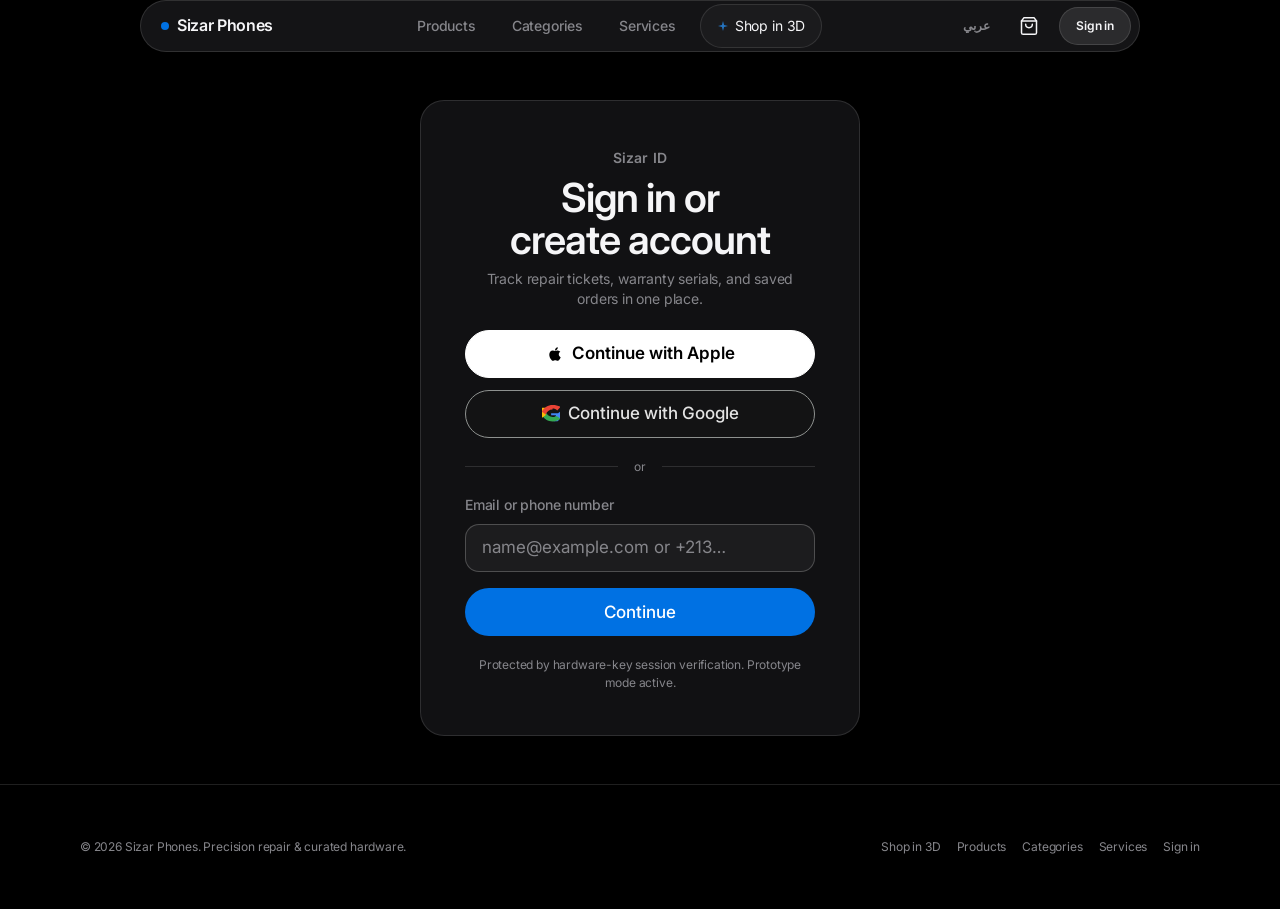
<file: SizarDev-Web/account.html>
<!DOCTYPE html>
<html lang="en" dir="ltr">
<head>
  <meta charset="UTF-8">
  <meta name="viewport" content="width=device-width, initial-scale=1.0">
  <title>Sign In — Sizar Phones</title>
  <link rel="icon" type="image/svg+xml" href="favicon.svg" />
  <link rel="alternate icon" type="image/svg+xml" href="data:image/svg+xml,%3Csvg%20xmlns%3D%22http%3A//www.w3.org/2000/svg%22%20viewBox%3D%220%200%20512%20512%22%20width%3D%22100%25%22%20height%3D%22100%25%22%3E%20%3Cdefs%3E%20%3ClinearGradient%20id%3D%22bg-titanium%22%20x1%3D%220%25%22%20y1%3D%220%25%22%20x2%3D%22100%25%22%20y2%3D%22100%25%22%3E%20%3Cstop%20offset%3D%220%25%22%20stop-color%3D%22%231c1c22%22/%3E%20%3Cstop%20offset%3D%2248%25%22%20stop-color%3D%22%230d0d11%22/%3E%20%3Cstop%20offset%3D%22100%25%22%20stop-color%3D%22%23050507%22/%3E%20%3C/linearGradient%3E%20%3CradialGradient%20id%3D%22ambient-blue%22%20cx%3D%2268%25%22%20cy%3D%2224%25%22%20r%3D%2265%25%22%3E%20%3Cstop%20offset%3D%220%25%22%20stop-color%3D%22%232997ff%22%20stop-opacity%3D%220.38%22/%3E%20%3Cstop%20offset%3D%2255%25%22%20stop-color%3D%22%230071e3%22%20stop-opacity%3D%220.12%22/%3E%20%3Cstop%20offset%3D%22100%25%22%20stop-color%3D%22%23000000%22%20stop-opacity%3D%220%22/%3E%20%3C/radialGradient%3E%20%3ClinearGradient%20id%3D%22rim-light%22%20x1%3D%220%25%22%20y1%3D%220%25%22%20x2%3D%22100%25%22%20y2%3D%22100%25%22%3E%20%3Cstop%20offset%3D%220%25%22%20stop-color%3D%22%23ffffff%22%20stop-opacity%3D%220.45%22/%3E%20%3Cstop%20offset%3D%2235%25%22%20stop-color%3D%22%232997ff%22%20stop-opacity%3D%220.35%22/%3E%20%3Cstop%20offset%3D%2270%25%22%20stop-color%3D%22%23ffffff%22%20stop-opacity%3D%220.08%22/%3E%20%3Cstop%20offset%3D%22100%25%22%20stop-color%3D%22%232997ff%22%20stop-opacity%3D%220.28%22/%3E%20%3C/linearGradient%3E%20%3ClinearGradient%20id%3D%22phone-edge%22%20x1%3D%220%25%22%20y1%3D%220%25%22%20x2%3D%22100%25%22%20y2%3D%22100%25%22%3E%20%3Cstop%20offset%3D%220%25%22%20stop-color%3D%22%23f5f5f7%22/%3E%20%3Cstop%20offset%3D%2245%25%22%20stop-color%3D%22%2386868b%22/%3E%20%3Cstop%20offset%3D%22100%25%22%20stop-color%3D%22%232c2c2e%22/%3E%20%3C/linearGradient%3E%20%3ClinearGradient%20id%3D%22oled-screen%22%20x1%3D%2215%25%22%20y1%3D%225%25%22%20x2%3D%2285%25%22%20y2%3D%2295%25%22%3E%20%3Cstop%20offset%3D%220%25%22%20stop-color%3D%22%230071e3%22%20stop-opacity%3D%220.55%22/%3E%20%3Cstop%20offset%3D%2245%25%22%20stop-color%3D%22%230a192f%22%20stop-opacity%3D%220.92%22/%3E%20%3Cstop%20offset%3D%22100%25%22%20stop-color%3D%22%23090a0f%22/%3E%20%3C/linearGradient%3E%20%3ClinearGradient%20id%3D%22sparkle-grad%22%20x1%3D%220%25%22%20y1%3D%220%25%22%20x2%3D%22100%25%22%20y2%3D%22100%25%22%3E%20%3Cstop%20offset%3D%220%25%22%20stop-color%3D%22%23ffffff%22/%3E%20%3Cstop%20offset%3D%2255%25%22%20stop-color%3D%22%235ac8fa%22/%3E%20%3Cstop%20offset%3D%22100%25%22%20stop-color%3D%22%230071e3%22/%3E%20%3C/linearGradient%3E%20%3Cfilter%20id%3D%22soft-glow%22%20x%3D%22-30%25%22%20y%3D%22-30%25%22%20width%3D%22160%25%22%20height%3D%22160%25%22%3E%20%3CfeGaussianBlur%20stdDeviation%3D%228%22%20result%3D%22blur%22/%3E%20%3CfeComposite%20in%3D%22SourceGraphic%22%20in2%3D%22blur%22%20operator%3D%22over%22/%3E%20%3C/filter%3E%20%3C/defs%3E%20%3Crect%20x%3D%2216%22%20y%3D%2216%22%20width%3D%22480%22%20height%3D%22480%22%20rx%3D%22116%22%20fill%3D%22url%28%23bg-titanium%29%22/%3E%20%3Crect%20x%3D%2216%22%20y%3D%2216%22%20width%3D%22480%22%20height%3D%22480%22%20rx%3D%22116%22%20fill%3D%22url%28%23ambient-blue%29%22/%3E%20%3Crect%20x%3D%2218%22%20y%3D%2218%22%20width%3D%22476%22%20height%3D%22476%22%20rx%3D%22114%22%20fill%3D%22none%22%20stroke%3D%22url%28%23rim-light%29%22%20stroke-width%3D%224%22/%3E%20%3Cg%20transform%3D%22translate%28256%2C%20262%29%20rotate%28-8%29%20translate%28-256%2C%20-262%29%22%3E%20%3Crect%20x%3D%22156%22%20y%3D%2288%22%20width%3D%22200%22%20height%3D%22352%22%20rx%3D%2244%22%20fill%3D%22%23000000%22%20opacity%3D%220.65%22%20transform%3D%22translate%288%2C%2014%29%22/%3E%20%3Crect%20x%3D%22152%22%20y%3D%2282%22%20width%3D%22208%22%20height%3D%22356%22%20rx%3D%2246%22%20fill%3D%22%23141419%22%20stroke%3D%22url%28%23phone-edge%29%22%20stroke-width%3D%227%22/%3E%20%3Crect%20x%3D%22163%22%20y%3D%2293%22%20width%3D%22186%22%20height%3D%22334%22%20rx%3D%2236%22%20fill%3D%22url%28%23oled-screen%29%22/%3E%20%3Cpath%20d%3D%22M163%20129%20C163%20106%2C%20180%2093%2C%20200%2093%20L305%2093%20L163%20285%20Z%22%20fill%3D%22%23ffffff%22%20opacity%3D%220.07%22/%3E%20%3Crect%20x%3D%22224%22%20y%3D%22108%22%20width%3D%2264%22%20height%3D%2216%22%20rx%3D%228%22%20fill%3D%22%23000000%22/%3E%20%3Ccircle%20cx%3D%22276%22%20cy%3D%22116%22%20r%3D%223.5%22%20fill%3D%22%231d3557%22/%3E%20%3Cpath%20d%3D%22M214%20218%20C214%20192%2C%20298%20192%2C%20298%20226%20C298%20258%2C%20214%20262%2C%20214%20294%20C214%20328%2C%20298%20328%2C%20298%20302%22%20fill%3D%22none%22%20stroke%3D%22url%28%23sparkle-grad%29%22%20stroke-width%3D%2216%22%20stroke-linecap%3D%22round%22%20filter%3D%22url%28%23soft-glow%29%22/%3E%20%3Crect%20x%3D%22222%22%20y%3D%22409%22%20width%3D%2268%22%20height%3D%225%22%20rx%3D%222.5%22%20fill%3D%22%23ffffff%22%20opacity%3D%220.45%22/%3E%20%3C/g%3E%20%3Cg%20filter%3D%22url%28%23soft-glow%29%22%3E%20%3Cpath%20d%3D%22M382%2076%20L392%20110%20L426%20120%20L392%20130%20L382%20164%20L372%20130%20L338%20120%20L372%20110%20Z%22%20fill%3D%22url%28%23sparkle-grad%29%22/%3E%20%3Ccircle%20cx%3D%22382%22%20cy%3D%22120%22%20r%3D%226%22%20fill%3D%22%23ffffff%22/%3E%20%3C/g%3E%20%3C/svg%3E" />
  <link rel="apple-touch-icon" href="favicon.svg" />
  <meta name="description" content="Sign in or create your Sizar Phones account.">
  <link rel="preconnect" href="https://fonts.googleapis.com">
  <link rel="preconnect" href="https://fonts.gstatic.com" crossorigin>
  <link href="https://fonts.googleapis.com/css2?family=IBM+Plex+Sans+Arabic:wght@400;500;600;700&family=Inter:wght@400;500;600;700&display=swap" rel="stylesheet">
  <link rel="stylesheet" href="css/tokens.css">
  <link rel="stylesheet" href="css/base.css">
  <link rel="stylesheet" href="css/components.css">
  <link rel="stylesheet" href="css/pages.css">
</head>
<body>
  <div id="site-header-mount"></div>

  <main id="main-content" class="container auth-section">
    <section class="surface-card auth-card" aria-labelledby="auth-heading">
      <div>
        <span class="eyebrow" data-i18n="authEyebrow">Sizar ID</span>
        <h1 class="headline-md" id="auth-heading" data-i18n="authTitle">Sign in or create account</h1>
        <p class="body-prose" style="font-size: var(--text-sm); margin-block-start: var(--space-2); margin-inline: auto;" data-i18n="authSub">
          Track repair tickets, warranty serials, and saved orders in one place.
        </p>
      </div>

      <!-- Official Apple & Google Sign-in Buttons -->
      <div class="oauth-stack">
        <button type="button" class="btn btn-block btn-oauth-apple" data-oauth-btn="apple">
          <svg width="18" height="18" viewBox="0 0 24 24" fill="currentColor" aria-hidden="true">
            <path d="M17.05 20.28c-.98.95-2.05.8-3.08.35-1.09-.46-2.09-.48-3.24 0-1.44.62-2.2.44-3.06-.35C2.79 15.25 3.51 7.59 9.05 7.31c1.35.07 2.29.74 3.08.8 1.18-.24 2.31-.93 3.57-.84 1.51.12 2.65.72 3.4 1.8-3.12 1.87-2.38 5.98.48 7.13-.57 1.5-1.31 2.99-2.54 4.09zM12.03 7.25c-.15-2.23 1.66-4.07 3.74-4.25.29 2.58-2.34 4.5-3.74 4.25z"/>
          </svg>
          <span data-i18n="authApple">Continue with Apple</span>
        </button>

        <button type="button" class="btn btn-block btn-oauth-google" data-oauth-btn="google">
          <svg width="18" height="18" viewBox="0 0 24 24" aria-hidden="true">
            <path fill="#4285F4" d="M21.35 11.1h-9.17v2.73h6.51c-.33 1.81-1.5 3.34-3.2 4.37v3.62h5.18c3.03-2.79 4.78-6.9 4.78-11.72 0-.8-.08-1.57-.22-2.3z"/>
            <path fill="#34A853" d="M12.18 22c4.32 0 7.95-1.43 10.6-3.88l-5.18-3.62c-1.43.96-3.26 1.53-5.42 1.53-4.17 0-7.7-2.81-8.96-6.6H-2.1v3.73C.54 18.4 5.94 22 12.18 22z" transform="translate(2 0)"/>
            <path fill="#FBBC05" d="M3.22 13.43a9.55 9.55 0 0 1 0-6.06V3.64H-1.9a15.98 15.98 0 0 0 0 13.52l5.12-3.73z" transform="translate(2 0)"/>
            <path fill="#EA4335" d="M12.18 4.77c2.35 0 4.46.81 6.12 2.4l4.59-4.59C20.12.98 16.5 0 12.18 0 5.94 0 .54 3.6-2.1 8.84l5.12 3.73c1.26-3.79 4.79-6.6 8.96-6.6z" transform="translate(2 0)"/>
          </svg>
          <span data-i18n="authGoogle">Continue with Google</span>
        </button>
      </div>

      <div class="auth-divider">
        <span data-i18n="authDivider">or</span>
      </div>

      <form class="auth-form" id="account-auth-form" novalidate>
        <div class="input-field-wrap">
          <label for="auth-identifier" class="input-label" data-i18n="authInputLabel">Email or phone number</label>
          <input
            type="text"
            id="auth-identifier"
            name="identifier"
            class="text-input"
            autocomplete="username"
            required
            placeholder="name@example.com or +213…"
            data-i18n-placeholder="authInputPlaceholder"
          >
        </div>
        <button type="submit" class="btn btn-primary btn-block" data-i18n="authContinueBtn">Continue</button>
      </form>

      <p style="font-size: var(--text-xs); color: var(--text-2);" data-i18n="authFootnote">
        Protected by hardware-key session verification. Prototype mode active.
      </p>
    </section>
  </main>

  <div id="site-footer-mount"></div>

  <script src="data/products.js" defer></script>
  <script src="js/ui.js" defer></script>
  <script src="js/cart.js" defer></script>
  <script src="js/nav.js" defer></script>
</body>
</html>
</file>
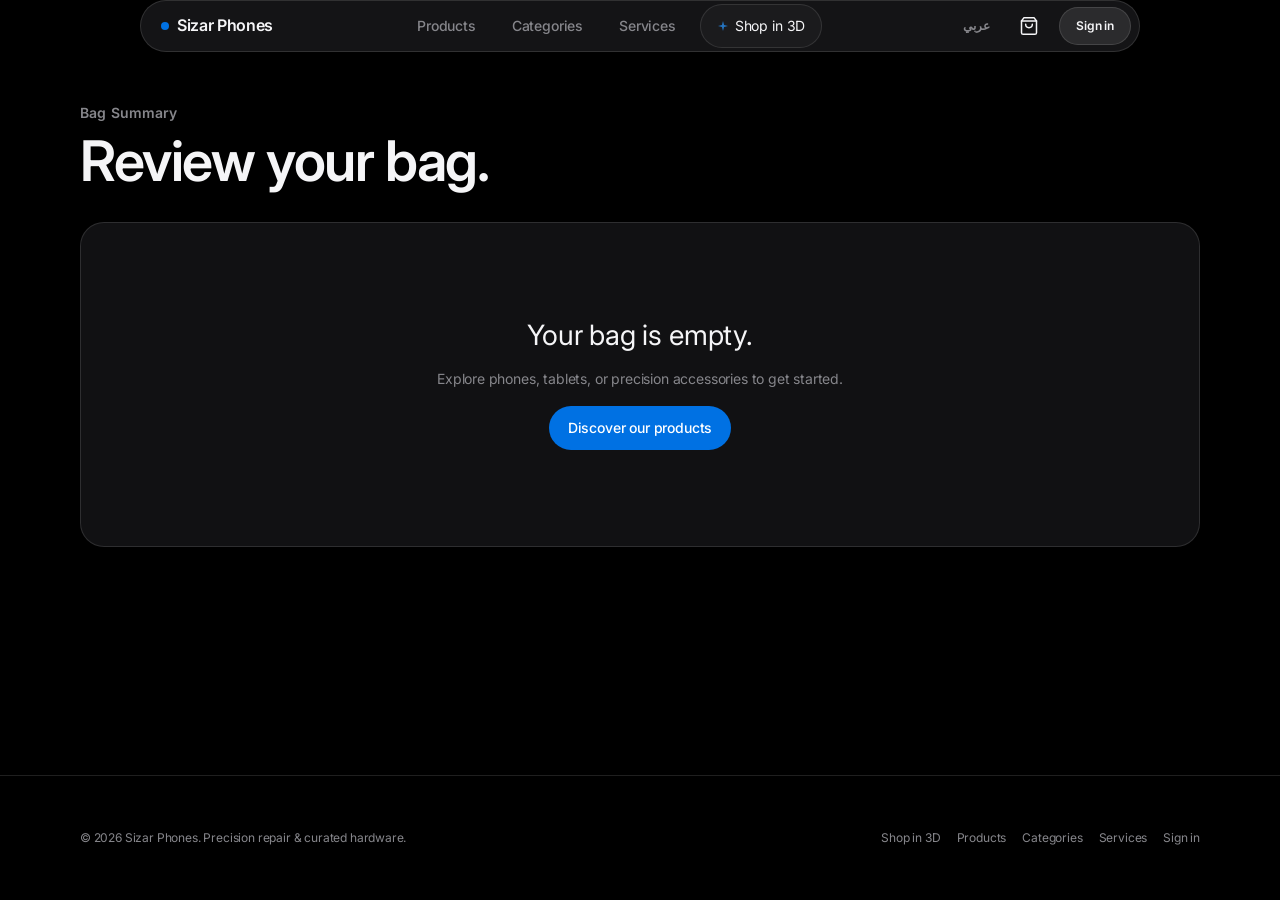
<file: SizarDev-Web/cart.html>
<!DOCTYPE html>
<html lang="en" dir="ltr">
<head>
  <meta charset="UTF-8">
  <meta name="viewport" content="width=device-width, initial-scale=1.0">
  <title>Your Bag — Sizar Phones</title>
  <link rel="icon" type="image/svg+xml" href="favicon.svg" />
  <link rel="alternate icon" type="image/svg+xml" href="data:image/svg+xml,%3Csvg%20xmlns%3D%22http%3A//www.w3.org/2000/svg%22%20viewBox%3D%220%200%20512%20512%22%20width%3D%22100%25%22%20height%3D%22100%25%22%3E%20%3Cdefs%3E%20%3ClinearGradient%20id%3D%22bg-titanium%22%20x1%3D%220%25%22%20y1%3D%220%25%22%20x2%3D%22100%25%22%20y2%3D%22100%25%22%3E%20%3Cstop%20offset%3D%220%25%22%20stop-color%3D%22%231c1c22%22/%3E%20%3Cstop%20offset%3D%2248%25%22%20stop-color%3D%22%230d0d11%22/%3E%20%3Cstop%20offset%3D%22100%25%22%20stop-color%3D%22%23050507%22/%3E%20%3C/linearGradient%3E%20%3CradialGradient%20id%3D%22ambient-blue%22%20cx%3D%2268%25%22%20cy%3D%2224%25%22%20r%3D%2265%25%22%3E%20%3Cstop%20offset%3D%220%25%22%20stop-color%3D%22%232997ff%22%20stop-opacity%3D%220.38%22/%3E%20%3Cstop%20offset%3D%2255%25%22%20stop-color%3D%22%230071e3%22%20stop-opacity%3D%220.12%22/%3E%20%3Cstop%20offset%3D%22100%25%22%20stop-color%3D%22%23000000%22%20stop-opacity%3D%220%22/%3E%20%3C/radialGradient%3E%20%3ClinearGradient%20id%3D%22rim-light%22%20x1%3D%220%25%22%20y1%3D%220%25%22%20x2%3D%22100%25%22%20y2%3D%22100%25%22%3E%20%3Cstop%20offset%3D%220%25%22%20stop-color%3D%22%23ffffff%22%20stop-opacity%3D%220.45%22/%3E%20%3Cstop%20offset%3D%2235%25%22%20stop-color%3D%22%232997ff%22%20stop-opacity%3D%220.35%22/%3E%20%3Cstop%20offset%3D%2270%25%22%20stop-color%3D%22%23ffffff%22%20stop-opacity%3D%220.08%22/%3E%20%3Cstop%20offset%3D%22100%25%22%20stop-color%3D%22%232997ff%22%20stop-opacity%3D%220.28%22/%3E%20%3C/linearGradient%3E%20%3ClinearGradient%20id%3D%22phone-edge%22%20x1%3D%220%25%22%20y1%3D%220%25%22%20x2%3D%22100%25%22%20y2%3D%22100%25%22%3E%20%3Cstop%20offset%3D%220%25%22%20stop-color%3D%22%23f5f5f7%22/%3E%20%3Cstop%20offset%3D%2245%25%22%20stop-color%3D%22%2386868b%22/%3E%20%3Cstop%20offset%3D%22100%25%22%20stop-color%3D%22%232c2c2e%22/%3E%20%3C/linearGradient%3E%20%3ClinearGradient%20id%3D%22oled-screen%22%20x1%3D%2215%25%22%20y1%3D%225%25%22%20x2%3D%2285%25%22%20y2%3D%2295%25%22%3E%20%3Cstop%20offset%3D%220%25%22%20stop-color%3D%22%230071e3%22%20stop-opacity%3D%220.55%22/%3E%20%3Cstop%20offset%3D%2245%25%22%20stop-color%3D%22%230a192f%22%20stop-opacity%3D%220.92%22/%3E%20%3Cstop%20offset%3D%22100%25%22%20stop-color%3D%22%23090a0f%22/%3E%20%3C/linearGradient%3E%20%3ClinearGradient%20id%3D%22sparkle-grad%22%20x1%3D%220%25%22%20y1%3D%220%25%22%20x2%3D%22100%25%22%20y2%3D%22100%25%22%3E%20%3Cstop%20offset%3D%220%25%22%20stop-color%3D%22%23ffffff%22/%3E%20%3Cstop%20offset%3D%2255%25%22%20stop-color%3D%22%235ac8fa%22/%3E%20%3Cstop%20offset%3D%22100%25%22%20stop-color%3D%22%230071e3%22/%3E%20%3C/linearGradient%3E%20%3Cfilter%20id%3D%22soft-glow%22%20x%3D%22-30%25%22%20y%3D%22-30%25%22%20width%3D%22160%25%22%20height%3D%22160%25%22%3E%20%3CfeGaussianBlur%20stdDeviation%3D%228%22%20result%3D%22blur%22/%3E%20%3CfeComposite%20in%3D%22SourceGraphic%22%20in2%3D%22blur%22%20operator%3D%22over%22/%3E%20%3C/filter%3E%20%3C/defs%3E%20%3Crect%20x%3D%2216%22%20y%3D%2216%22%20width%3D%22480%22%20height%3D%22480%22%20rx%3D%22116%22%20fill%3D%22url%28%23bg-titanium%29%22/%3E%20%3Crect%20x%3D%2216%22%20y%3D%2216%22%20width%3D%22480%22%20height%3D%22480%22%20rx%3D%22116%22%20fill%3D%22url%28%23ambient-blue%29%22/%3E%20%3Crect%20x%3D%2218%22%20y%3D%2218%22%20width%3D%22476%22%20height%3D%22476%22%20rx%3D%22114%22%20fill%3D%22none%22%20stroke%3D%22url%28%23rim-light%29%22%20stroke-width%3D%224%22/%3E%20%3Cg%20transform%3D%22translate%28256%2C%20262%29%20rotate%28-8%29%20translate%28-256%2C%20-262%29%22%3E%20%3Crect%20x%3D%22156%22%20y%3D%2288%22%20width%3D%22200%22%20height%3D%22352%22%20rx%3D%2244%22%20fill%3D%22%23000000%22%20opacity%3D%220.65%22%20transform%3D%22translate%288%2C%2014%29%22/%3E%20%3Crect%20x%3D%22152%22%20y%3D%2282%22%20width%3D%22208%22%20height%3D%22356%22%20rx%3D%2246%22%20fill%3D%22%23141419%22%20stroke%3D%22url%28%23phone-edge%29%22%20stroke-width%3D%227%22/%3E%20%3Crect%20x%3D%22163%22%20y%3D%2293%22%20width%3D%22186%22%20height%3D%22334%22%20rx%3D%2236%22%20fill%3D%22url%28%23oled-screen%29%22/%3E%20%3Cpath%20d%3D%22M163%20129%20C163%20106%2C%20180%2093%2C%20200%2093%20L305%2093%20L163%20285%20Z%22%20fill%3D%22%23ffffff%22%20opacity%3D%220.07%22/%3E%20%3Crect%20x%3D%22224%22%20y%3D%22108%22%20width%3D%2264%22%20height%3D%2216%22%20rx%3D%228%22%20fill%3D%22%23000000%22/%3E%20%3Ccircle%20cx%3D%22276%22%20cy%3D%22116%22%20r%3D%223.5%22%20fill%3D%22%231d3557%22/%3E%20%3Cpath%20d%3D%22M214%20218%20C214%20192%2C%20298%20192%2C%20298%20226%20C298%20258%2C%20214%20262%2C%20214%20294%20C214%20328%2C%20298%20328%2C%20298%20302%22%20fill%3D%22none%22%20stroke%3D%22url%28%23sparkle-grad%29%22%20stroke-width%3D%2216%22%20stroke-linecap%3D%22round%22%20filter%3D%22url%28%23soft-glow%29%22/%3E%20%3Crect%20x%3D%22222%22%20y%3D%22409%22%20width%3D%2268%22%20height%3D%225%22%20rx%3D%222.5%22%20fill%3D%22%23ffffff%22%20opacity%3D%220.45%22/%3E%20%3C/g%3E%20%3Cg%20filter%3D%22url%28%23soft-glow%29%22%3E%20%3Cpath%20d%3D%22M382%2076%20L392%20110%20L426%20120%20L392%20130%20L382%20164%20L372%20130%20L338%20120%20L372%20110%20Z%22%20fill%3D%22url%28%23sparkle-grad%29%22/%3E%20%3Ccircle%20cx%3D%22382%22%20cy%3D%22120%22%20r%3D%226%22%20fill%3D%22%23ffffff%22/%3E%20%3C/g%3E%20%3C/svg%3E" />
  <link rel="apple-touch-icon" href="favicon.svg" />
  <meta name="description" content="Review your selected items and quantities at Sizar Phones.">
  <link rel="preconnect" href="https://fonts.googleapis.com">
  <link rel="preconnect" href="https://fonts.gstatic.com" crossorigin>
  <link href="https://fonts.googleapis.com/css2?family=IBM+Plex+Sans+Arabic:wght@400;500;600;700&family=Inter:wght@400;500;600;700&display=swap" rel="stylesheet">
  <link rel="stylesheet" href="css/tokens.css">
  <link rel="stylesheet" href="css/base.css">
  <link rel="stylesheet" href="css/components.css">
  <link rel="stylesheet" href="css/pages.css">
</head>
<body>
  <div id="site-header-mount"></div>

  <main id="main-content" class="container">
    <header class="page-header">
      <span class="eyebrow" data-i18n="cartPageEyebrow">Bag Summary</span>
      <h1 class="headline-lg" data-i18n="cartPageTitle">Review your bag.</h1>
    </header>

    <section class="page-section" aria-label="Shopping bag items">
      <div id="cart-page-mount"></div>
    </section>
  </main>

  <div id="site-footer-mount"></div>

  <script src="data/products.js" defer></script>
  <script src="js/ui.js" defer></script>
  <script src="js/cart.js" defer></script>
  <script src="js/nav.js" defer></script>
</body>
</html>
</file>
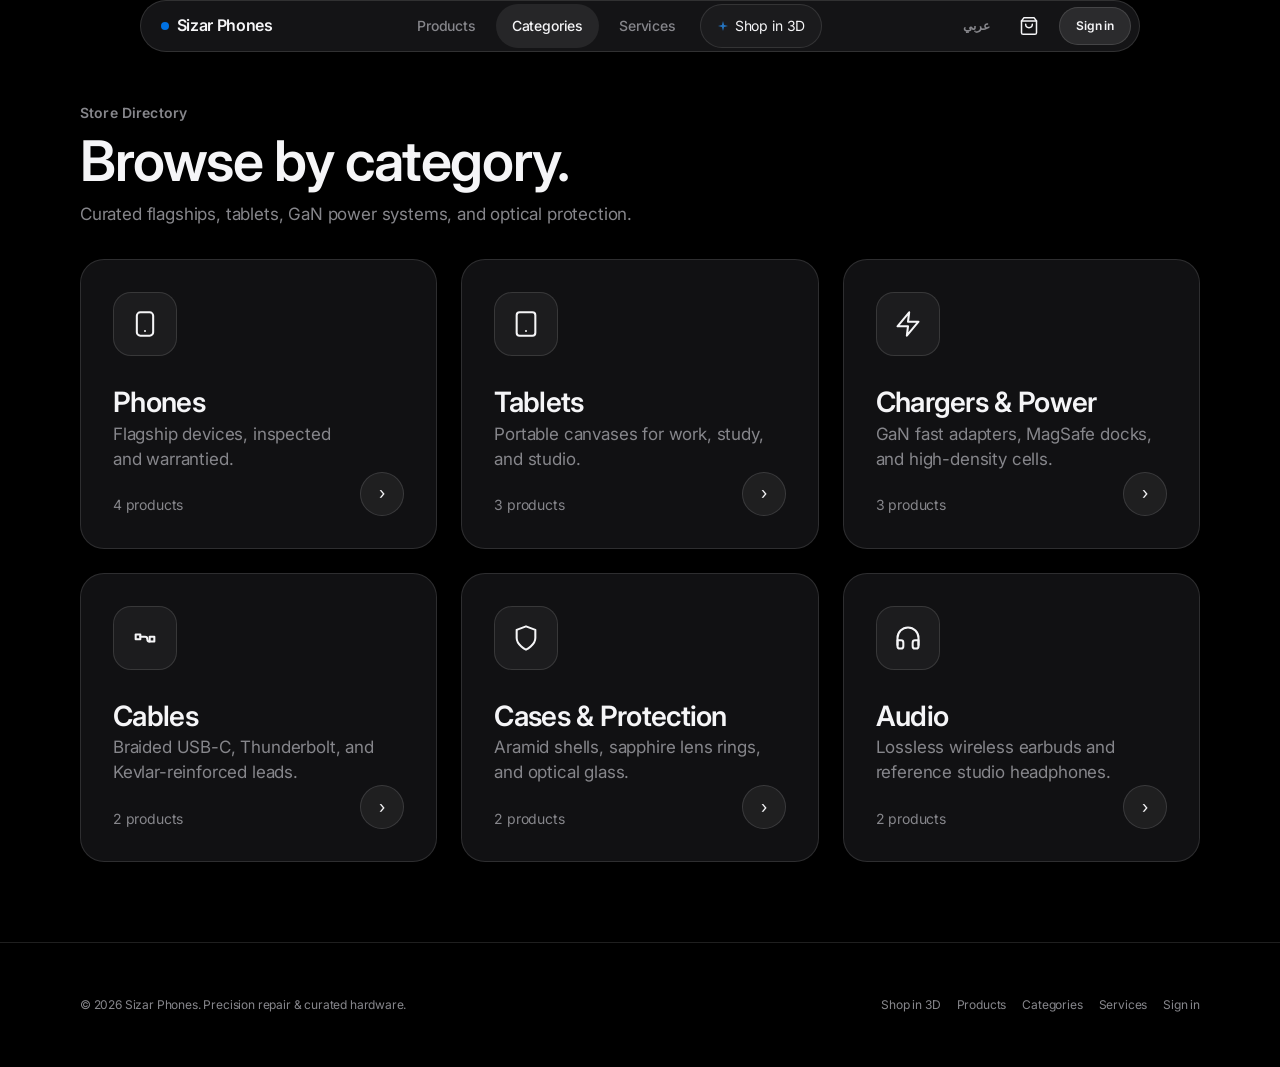
<file: SizarDev-Web/categories.html>
<!DOCTYPE html>
<html lang="en" dir="ltr">
<head>
  <meta charset="UTF-8">
  <meta name="viewport" content="width=device-width, initial-scale=1.0">
  <title>Categories — Sizar Phones</title>
  <link rel="icon" type="image/svg+xml" href="favicon.svg" />
  <link rel="alternate icon" type="image/svg+xml" href="data:image/svg+xml,%3Csvg%20xmlns%3D%22http%3A//www.w3.org/2000/svg%22%20viewBox%3D%220%200%20512%20512%22%20width%3D%22100%25%22%20height%3D%22100%25%22%3E%20%3Cdefs%3E%20%3ClinearGradient%20id%3D%22bg-titanium%22%20x1%3D%220%25%22%20y1%3D%220%25%22%20x2%3D%22100%25%22%20y2%3D%22100%25%22%3E%20%3Cstop%20offset%3D%220%25%22%20stop-color%3D%22%231c1c22%22/%3E%20%3Cstop%20offset%3D%2248%25%22%20stop-color%3D%22%230d0d11%22/%3E%20%3Cstop%20offset%3D%22100%25%22%20stop-color%3D%22%23050507%22/%3E%20%3C/linearGradient%3E%20%3CradialGradient%20id%3D%22ambient-blue%22%20cx%3D%2268%25%22%20cy%3D%2224%25%22%20r%3D%2265%25%22%3E%20%3Cstop%20offset%3D%220%25%22%20stop-color%3D%22%232997ff%22%20stop-opacity%3D%220.38%22/%3E%20%3Cstop%20offset%3D%2255%25%22%20stop-color%3D%22%230071e3%22%20stop-opacity%3D%220.12%22/%3E%20%3Cstop%20offset%3D%22100%25%22%20stop-color%3D%22%23000000%22%20stop-opacity%3D%220%22/%3E%20%3C/radialGradient%3E%20%3ClinearGradient%20id%3D%22rim-light%22%20x1%3D%220%25%22%20y1%3D%220%25%22%20x2%3D%22100%25%22%20y2%3D%22100%25%22%3E%20%3Cstop%20offset%3D%220%25%22%20stop-color%3D%22%23ffffff%22%20stop-opacity%3D%220.45%22/%3E%20%3Cstop%20offset%3D%2235%25%22%20stop-color%3D%22%232997ff%22%20stop-opacity%3D%220.35%22/%3E%20%3Cstop%20offset%3D%2270%25%22%20stop-color%3D%22%23ffffff%22%20stop-opacity%3D%220.08%22/%3E%20%3Cstop%20offset%3D%22100%25%22%20stop-color%3D%22%232997ff%22%20stop-opacity%3D%220.28%22/%3E%20%3C/linearGradient%3E%20%3ClinearGradient%20id%3D%22phone-edge%22%20x1%3D%220%25%22%20y1%3D%220%25%22%20x2%3D%22100%25%22%20y2%3D%22100%25%22%3E%20%3Cstop%20offset%3D%220%25%22%20stop-color%3D%22%23f5f5f7%22/%3E%20%3Cstop%20offset%3D%2245%25%22%20stop-color%3D%22%2386868b%22/%3E%20%3Cstop%20offset%3D%22100%25%22%20stop-color%3D%22%232c2c2e%22/%3E%20%3C/linearGradient%3E%20%3ClinearGradient%20id%3D%22oled-screen%22%20x1%3D%2215%25%22%20y1%3D%225%25%22%20x2%3D%2285%25%22%20y2%3D%2295%25%22%3E%20%3Cstop%20offset%3D%220%25%22%20stop-color%3D%22%230071e3%22%20stop-opacity%3D%220.55%22/%3E%20%3Cstop%20offset%3D%2245%25%22%20stop-color%3D%22%230a192f%22%20stop-opacity%3D%220.92%22/%3E%20%3Cstop%20offset%3D%22100%25%22%20stop-color%3D%22%23090a0f%22/%3E%20%3C/linearGradient%3E%20%3ClinearGradient%20id%3D%22sparkle-grad%22%20x1%3D%220%25%22%20y1%3D%220%25%22%20x2%3D%22100%25%22%20y2%3D%22100%25%22%3E%20%3Cstop%20offset%3D%220%25%22%20stop-color%3D%22%23ffffff%22/%3E%20%3Cstop%20offset%3D%2255%25%22%20stop-color%3D%22%235ac8fa%22/%3E%20%3Cstop%20offset%3D%22100%25%22%20stop-color%3D%22%230071e3%22/%3E%20%3C/linearGradient%3E%20%3Cfilter%20id%3D%22soft-glow%22%20x%3D%22-30%25%22%20y%3D%22-30%25%22%20width%3D%22160%25%22%20height%3D%22160%25%22%3E%20%3CfeGaussianBlur%20stdDeviation%3D%228%22%20result%3D%22blur%22/%3E%20%3CfeComposite%20in%3D%22SourceGraphic%22%20in2%3D%22blur%22%20operator%3D%22over%22/%3E%20%3C/filter%3E%20%3C/defs%3E%20%3Crect%20x%3D%2216%22%20y%3D%2216%22%20width%3D%22480%22%20height%3D%22480%22%20rx%3D%22116%22%20fill%3D%22url%28%23bg-titanium%29%22/%3E%20%3Crect%20x%3D%2216%22%20y%3D%2216%22%20width%3D%22480%22%20height%3D%22480%22%20rx%3D%22116%22%20fill%3D%22url%28%23ambient-blue%29%22/%3E%20%3Crect%20x%3D%2218%22%20y%3D%2218%22%20width%3D%22476%22%20height%3D%22476%22%20rx%3D%22114%22%20fill%3D%22none%22%20stroke%3D%22url%28%23rim-light%29%22%20stroke-width%3D%224%22/%3E%20%3Cg%20transform%3D%22translate%28256%2C%20262%29%20rotate%28-8%29%20translate%28-256%2C%20-262%29%22%3E%20%3Crect%20x%3D%22156%22%20y%3D%2288%22%20width%3D%22200%22%20height%3D%22352%22%20rx%3D%2244%22%20fill%3D%22%23000000%22%20opacity%3D%220.65%22%20transform%3D%22translate%288%2C%2014%29%22/%3E%20%3Crect%20x%3D%22152%22%20y%3D%2282%22%20width%3D%22208%22%20height%3D%22356%22%20rx%3D%2246%22%20fill%3D%22%23141419%22%20stroke%3D%22url%28%23phone-edge%29%22%20stroke-width%3D%227%22/%3E%20%3Crect%20x%3D%22163%22%20y%3D%2293%22%20width%3D%22186%22%20height%3D%22334%22%20rx%3D%2236%22%20fill%3D%22url%28%23oled-screen%29%22/%3E%20%3Cpath%20d%3D%22M163%20129%20C163%20106%2C%20180%2093%2C%20200%2093%20L305%2093%20L163%20285%20Z%22%20fill%3D%22%23ffffff%22%20opacity%3D%220.07%22/%3E%20%3Crect%20x%3D%22224%22%20y%3D%22108%22%20width%3D%2264%22%20height%3D%2216%22%20rx%3D%228%22%20fill%3D%22%23000000%22/%3E%20%3Ccircle%20cx%3D%22276%22%20cy%3D%22116%22%20r%3D%223.5%22%20fill%3D%22%231d3557%22/%3E%20%3Cpath%20d%3D%22M214%20218%20C214%20192%2C%20298%20192%2C%20298%20226%20C298%20258%2C%20214%20262%2C%20214%20294%20C214%20328%2C%20298%20328%2C%20298%20302%22%20fill%3D%22none%22%20stroke%3D%22url%28%23sparkle-grad%29%22%20stroke-width%3D%2216%22%20stroke-linecap%3D%22round%22%20filter%3D%22url%28%23soft-glow%29%22/%3E%20%3Crect%20x%3D%22222%22%20y%3D%22409%22%20width%3D%2268%22%20height%3D%225%22%20rx%3D%222.5%22%20fill%3D%22%23ffffff%22%20opacity%3D%220.45%22/%3E%20%3C/g%3E%20%3Cg%20filter%3D%22url%28%23soft-glow%29%22%3E%20%3Cpath%20d%3D%22M382%2076%20L392%20110%20L426%20120%20L392%20130%20L382%20164%20L372%20130%20L338%20120%20L372%20110%20Z%22%20fill%3D%22url%28%23sparkle-grad%29%22/%3E%20%3Ccircle%20cx%3D%22382%22%20cy%3D%22120%22%20r%3D%226%22%20fill%3D%22%23ffffff%22/%3E%20%3C/g%3E%20%3C/svg%3E" />
  <link rel="apple-touch-icon" href="favicon.svg" />
  <meta name="description" content="Browse phones, tablets, GaN chargers, braided cables, aramid cases, and lossless audio at Sizar Phones.">
  <link rel="preconnect" href="https://fonts.googleapis.com">
  <link rel="preconnect" href="https://fonts.gstatic.com" crossorigin>
  <link href="https://fonts.googleapis.com/css2?family=IBM+Plex+Sans+Arabic:wght@400;500;600;700&family=Inter:wght@400;500;600;700&display=swap" rel="stylesheet">
  <link rel="stylesheet" href="css/tokens.css">
  <link rel="stylesheet" href="css/base.css">
  <link rel="stylesheet" href="css/components.css">
  <link rel="stylesheet" href="css/pages.css">
</head>
<body>
  <div id="site-header-mount"></div>

  <main id="main-content" class="container">
    <header class="page-header">
      <span class="eyebrow" data-i18n="catEyebrow">Store Directory</span>
      <h1 class="headline-lg" data-i18n="catTitle">Browse by category.</h1>
      <p class="body-prose" style="margin-block-start: var(--space-3);" data-i18n="catSub">
        Curated flagships, tablets, GaN power systems, and optical protection.
      </p>
    </header>

    <section class="page-section" aria-label="Product categories">
      <div class="categories-grid" id="categories-grid"></div>
    </section>
  </main>

  <div id="site-footer-mount"></div>

  <script src="data/products.js" defer></script>
  <script src="js/ui.js" defer></script>
  <script src="js/cart.js" defer></script>
  <script src="js/nav.js" defer></script>
</body>
</html>
</file>
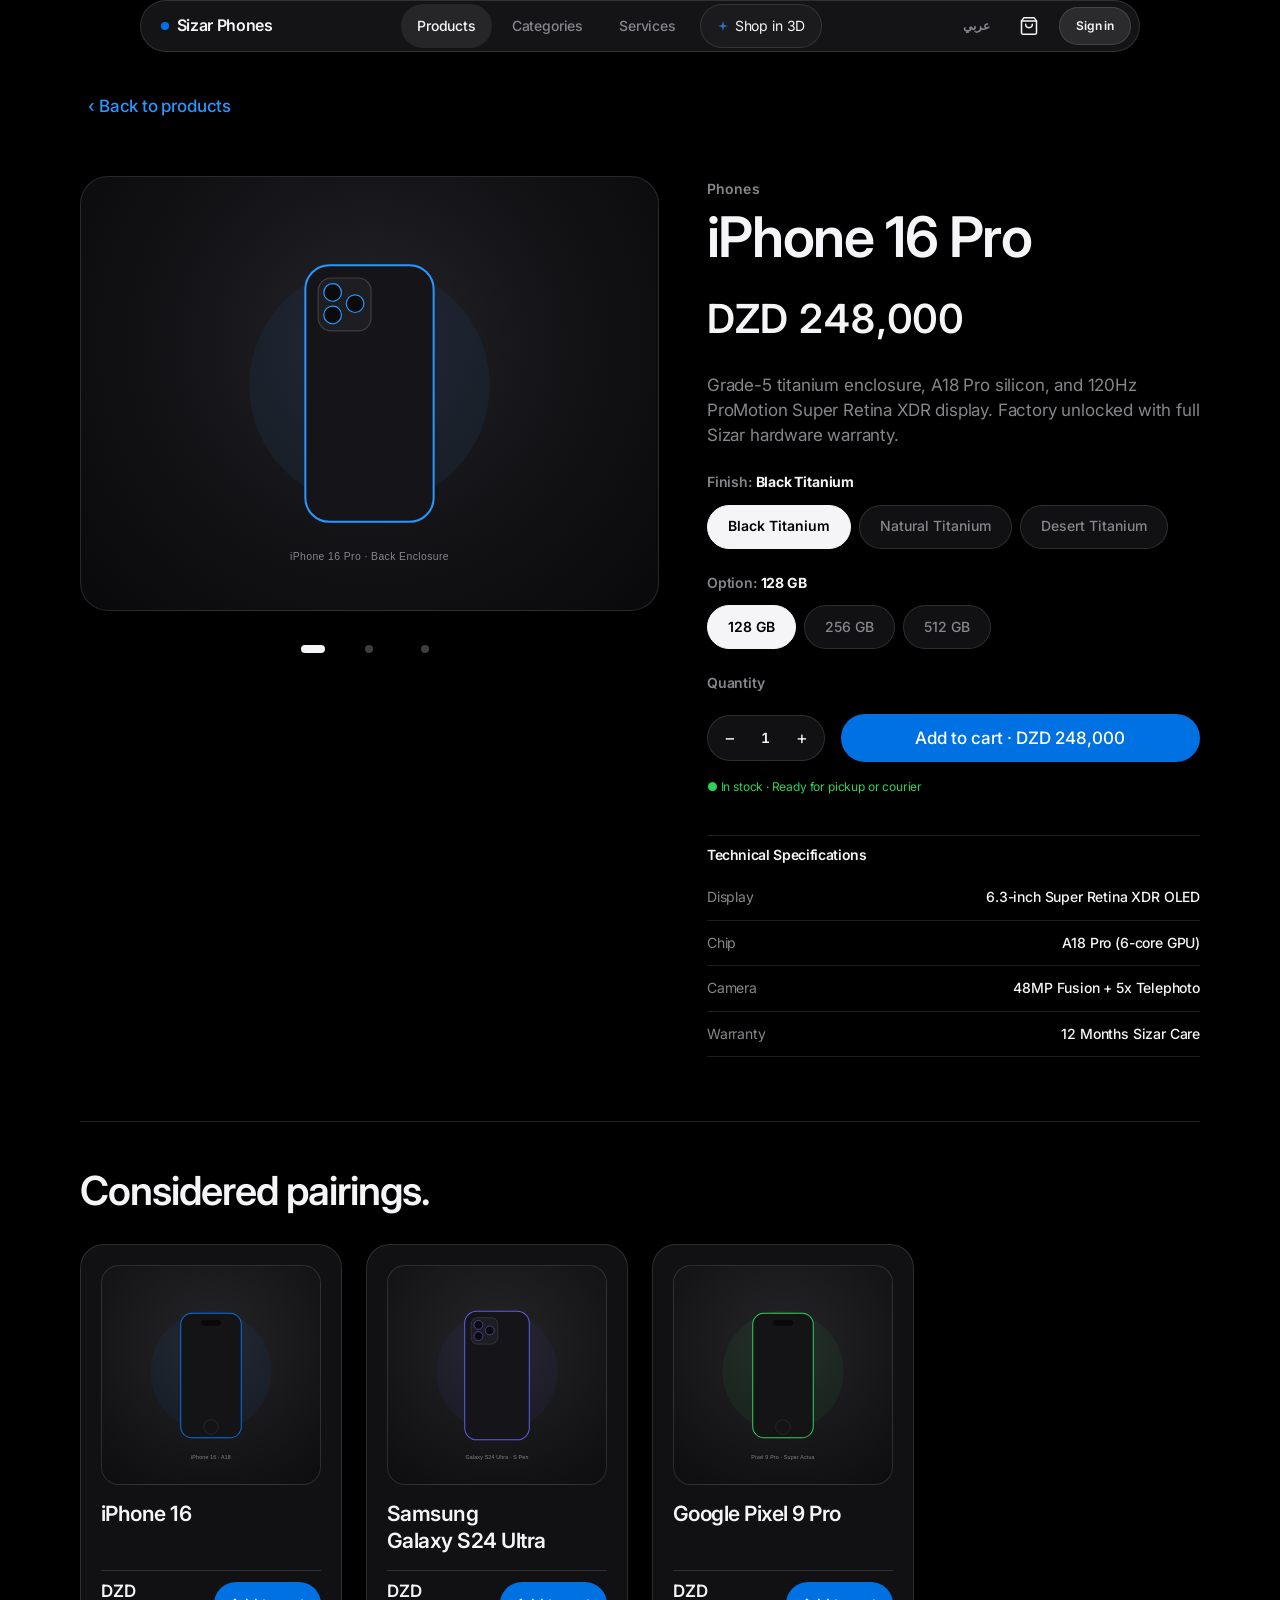
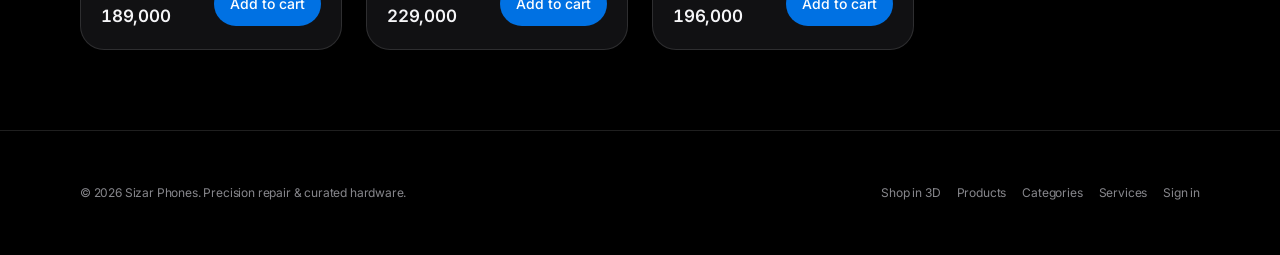
<file: SizarDev-Web/product.html>
<!DOCTYPE html>
<html lang="en" dir="ltr">
<head>
  <meta charset="UTF-8">
  <meta name="viewport" content="width=device-width, initial-scale=1.0">
  <title>Product Details — Sizar Phones</title>
  <link rel="icon" type="image/svg+xml" href="favicon.svg" />
  <link rel="alternate icon" type="image/svg+xml" href="data:image/svg+xml,%3Csvg%20xmlns%3D%22http%3A//www.w3.org/2000/svg%22%20viewBox%3D%220%200%20512%20512%22%20width%3D%22100%25%22%20height%3D%22100%25%22%3E%20%3Cdefs%3E%20%3ClinearGradient%20id%3D%22bg-titanium%22%20x1%3D%220%25%22%20y1%3D%220%25%22%20x2%3D%22100%25%22%20y2%3D%22100%25%22%3E%20%3Cstop%20offset%3D%220%25%22%20stop-color%3D%22%231c1c22%22/%3E%20%3Cstop%20offset%3D%2248%25%22%20stop-color%3D%22%230d0d11%22/%3E%20%3Cstop%20offset%3D%22100%25%22%20stop-color%3D%22%23050507%22/%3E%20%3C/linearGradient%3E%20%3CradialGradient%20id%3D%22ambient-blue%22%20cx%3D%2268%25%22%20cy%3D%2224%25%22%20r%3D%2265%25%22%3E%20%3Cstop%20offset%3D%220%25%22%20stop-color%3D%22%232997ff%22%20stop-opacity%3D%220.38%22/%3E%20%3Cstop%20offset%3D%2255%25%22%20stop-color%3D%22%230071e3%22%20stop-opacity%3D%220.12%22/%3E%20%3Cstop%20offset%3D%22100%25%22%20stop-color%3D%22%23000000%22%20stop-opacity%3D%220%22/%3E%20%3C/radialGradient%3E%20%3ClinearGradient%20id%3D%22rim-light%22%20x1%3D%220%25%22%20y1%3D%220%25%22%20x2%3D%22100%25%22%20y2%3D%22100%25%22%3E%20%3Cstop%20offset%3D%220%25%22%20stop-color%3D%22%23ffffff%22%20stop-opacity%3D%220.45%22/%3E%20%3Cstop%20offset%3D%2235%25%22%20stop-color%3D%22%232997ff%22%20stop-opacity%3D%220.35%22/%3E%20%3Cstop%20offset%3D%2270%25%22%20stop-color%3D%22%23ffffff%22%20stop-opacity%3D%220.08%22/%3E%20%3Cstop%20offset%3D%22100%25%22%20stop-color%3D%22%232997ff%22%20stop-opacity%3D%220.28%22/%3E%20%3C/linearGradient%3E%20%3ClinearGradient%20id%3D%22phone-edge%22%20x1%3D%220%25%22%20y1%3D%220%25%22%20x2%3D%22100%25%22%20y2%3D%22100%25%22%3E%20%3Cstop%20offset%3D%220%25%22%20stop-color%3D%22%23f5f5f7%22/%3E%20%3Cstop%20offset%3D%2245%25%22%20stop-color%3D%22%2386868b%22/%3E%20%3Cstop%20offset%3D%22100%25%22%20stop-color%3D%22%232c2c2e%22/%3E%20%3C/linearGradient%3E%20%3ClinearGradient%20id%3D%22oled-screen%22%20x1%3D%2215%25%22%20y1%3D%225%25%22%20x2%3D%2285%25%22%20y2%3D%2295%25%22%3E%20%3Cstop%20offset%3D%220%25%22%20stop-color%3D%22%230071e3%22%20stop-opacity%3D%220.55%22/%3E%20%3Cstop%20offset%3D%2245%25%22%20stop-color%3D%22%230a192f%22%20stop-opacity%3D%220.92%22/%3E%20%3Cstop%20offset%3D%22100%25%22%20stop-color%3D%22%23090a0f%22/%3E%20%3C/linearGradient%3E%20%3ClinearGradient%20id%3D%22sparkle-grad%22%20x1%3D%220%25%22%20y1%3D%220%25%22%20x2%3D%22100%25%22%20y2%3D%22100%25%22%3E%20%3Cstop%20offset%3D%220%25%22%20stop-color%3D%22%23ffffff%22/%3E%20%3Cstop%20offset%3D%2255%25%22%20stop-color%3D%22%235ac8fa%22/%3E%20%3Cstop%20offset%3D%22100%25%22%20stop-color%3D%22%230071e3%22/%3E%20%3C/linearGradient%3E%20%3Cfilter%20id%3D%22soft-glow%22%20x%3D%22-30%25%22%20y%3D%22-30%25%22%20width%3D%22160%25%22%20height%3D%22160%25%22%3E%20%3CfeGaussianBlur%20stdDeviation%3D%228%22%20result%3D%22blur%22/%3E%20%3CfeComposite%20in%3D%22SourceGraphic%22%20in2%3D%22blur%22%20operator%3D%22over%22/%3E%20%3C/filter%3E%20%3C/defs%3E%20%3Crect%20x%3D%2216%22%20y%3D%2216%22%20width%3D%22480%22%20height%3D%22480%22%20rx%3D%22116%22%20fill%3D%22url%28%23bg-titanium%29%22/%3E%20%3Crect%20x%3D%2216%22%20y%3D%2216%22%20width%3D%22480%22%20height%3D%22480%22%20rx%3D%22116%22%20fill%3D%22url%28%23ambient-blue%29%22/%3E%20%3Crect%20x%3D%2218%22%20y%3D%2218%22%20width%3D%22476%22%20height%3D%22476%22%20rx%3D%22114%22%20fill%3D%22none%22%20stroke%3D%22url%28%23rim-light%29%22%20stroke-width%3D%224%22/%3E%20%3Cg%20transform%3D%22translate%28256%2C%20262%29%20rotate%28-8%29%20translate%28-256%2C%20-262%29%22%3E%20%3Crect%20x%3D%22156%22%20y%3D%2288%22%20width%3D%22200%22%20height%3D%22352%22%20rx%3D%2244%22%20fill%3D%22%23000000%22%20opacity%3D%220.65%22%20transform%3D%22translate%288%2C%2014%29%22/%3E%20%3Crect%20x%3D%22152%22%20y%3D%2282%22%20width%3D%22208%22%20height%3D%22356%22%20rx%3D%2246%22%20fill%3D%22%23141419%22%20stroke%3D%22url%28%23phone-edge%29%22%20stroke-width%3D%227%22/%3E%20%3Crect%20x%3D%22163%22%20y%3D%2293%22%20width%3D%22186%22%20height%3D%22334%22%20rx%3D%2236%22%20fill%3D%22url%28%23oled-screen%29%22/%3E%20%3Cpath%20d%3D%22M163%20129%20C163%20106%2C%20180%2093%2C%20200%2093%20L305%2093%20L163%20285%20Z%22%20fill%3D%22%23ffffff%22%20opacity%3D%220.07%22/%3E%20%3Crect%20x%3D%22224%22%20y%3D%22108%22%20width%3D%2264%22%20height%3D%2216%22%20rx%3D%228%22%20fill%3D%22%23000000%22/%3E%20%3Ccircle%20cx%3D%22276%22%20cy%3D%22116%22%20r%3D%223.5%22%20fill%3D%22%231d3557%22/%3E%20%3Cpath%20d%3D%22M214%20218%20C214%20192%2C%20298%20192%2C%20298%20226%20C298%20258%2C%20214%20262%2C%20214%20294%20C214%20328%2C%20298%20328%2C%20298%20302%22%20fill%3D%22none%22%20stroke%3D%22url%28%23sparkle-grad%29%22%20stroke-width%3D%2216%22%20stroke-linecap%3D%22round%22%20filter%3D%22url%28%23soft-glow%29%22/%3E%20%3Crect%20x%3D%22222%22%20y%3D%22409%22%20width%3D%2268%22%20height%3D%225%22%20rx%3D%222.5%22%20fill%3D%22%23ffffff%22%20opacity%3D%220.45%22/%3E%20%3C/g%3E%20%3Cg%20filter%3D%22url%28%23soft-glow%29%22%3E%20%3Cpath%20d%3D%22M382%2076%20L392%20110%20L426%20120%20L392%20130%20L382%20164%20L372%20130%20L338%20120%20L372%20110%20Z%22%20fill%3D%22url%28%23sparkle-grad%29%22/%3E%20%3Ccircle%20cx%3D%22382%22%20cy%3D%22120%22%20r%3D%226%22%20fill%3D%22%23ffffff%22/%3E%20%3C/g%3E%20%3C/svg%3E" />
  <link rel="apple-touch-icon" href="favicon.svg" />
  <meta name="description" content="Detailed specifications, finish options, and instant bag addition at Sizar Phones.">
  <link rel="preconnect" href="https://fonts.googleapis.com">
  <link rel="preconnect" href="https://fonts.gstatic.com" crossorigin>
  <link href="https://fonts.googleapis.com/css2?family=IBM+Plex+Sans+Arabic:wght@400;500;600;700&family=Inter:wght@400;500;600;700&display=swap" rel="stylesheet">
  <link rel="stylesheet" href="css/tokens.css">
  <link rel="stylesheet" href="css/base.css">
  <link rel="stylesheet" href="css/components.css">
  <link rel="stylesheet" href="css/pages.css">
</head>
<body>
  <div id="site-header-mount"></div>

  <main id="main-content" class="container page-section" style="padding-block-start: var(--space-8);">
    <div id="pdp-mount"></div>
  </main>

  <div id="site-footer-mount"></div>

  <script src="data/products.js" defer></script>
  <script src="js/ui.js" defer></script>
  <script src="js/cart.js" defer></script>
  <script src="js/nav.js" defer></script>
</body>
</html>
</file>
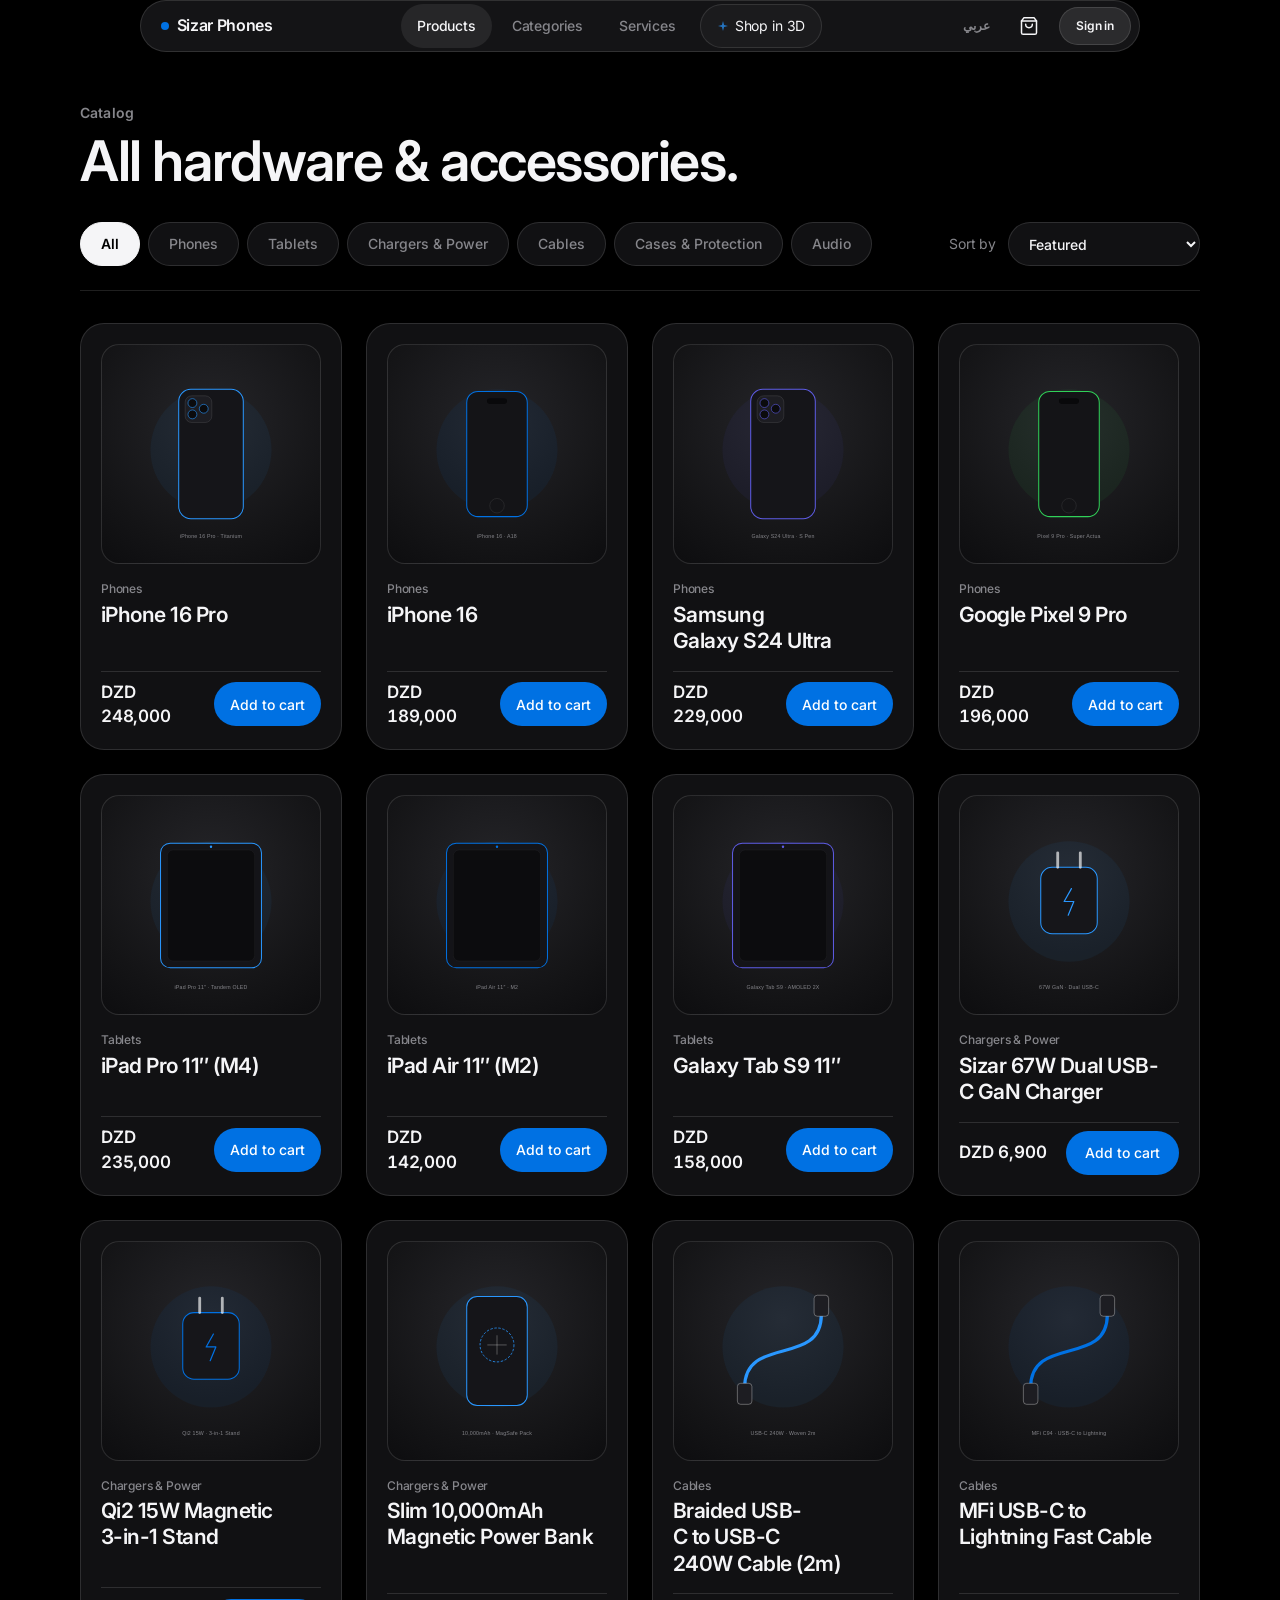
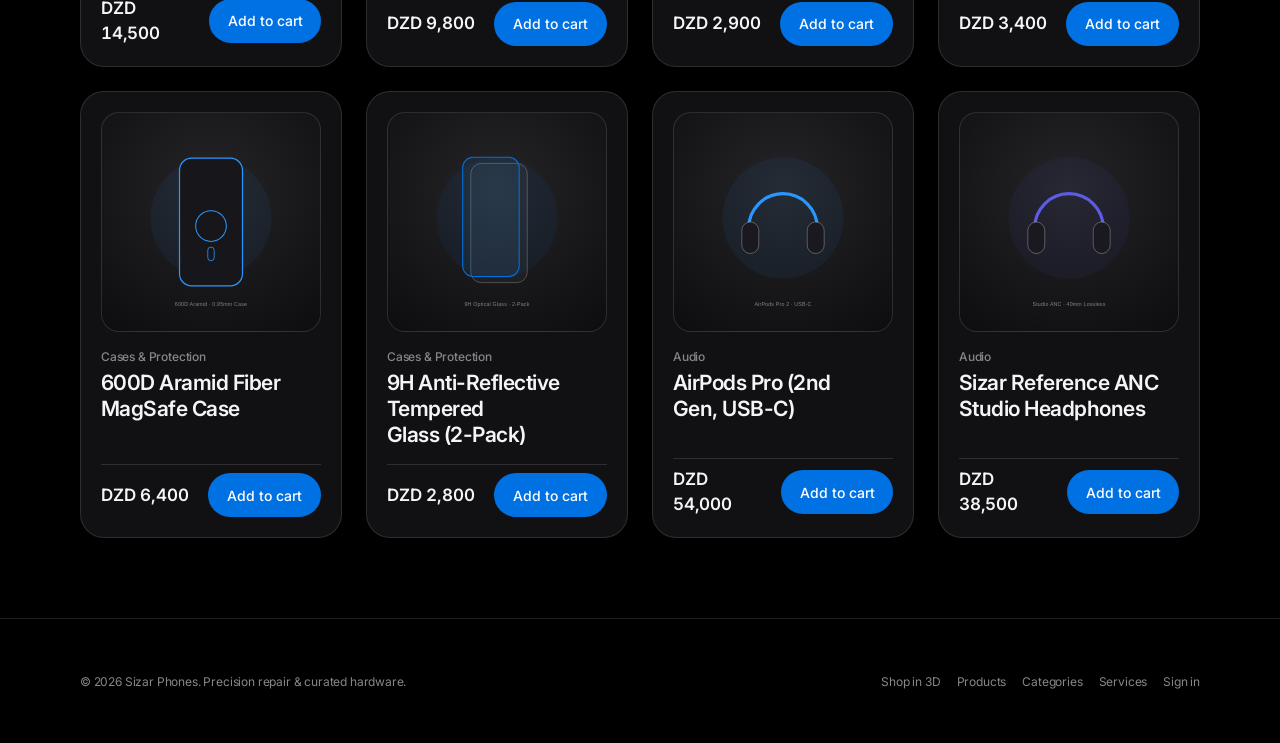
<file: SizarDev-Web/products.html>
<!DOCTYPE html>
<html lang="en" dir="ltr">
<head>
  <meta charset="UTF-8">
  <meta name="viewport" content="width=device-width, initial-scale=1.0">
  <title>Products — Sizar Phones</title>
  <link rel="icon" type="image/svg+xml" href="favicon.svg" />
  <link rel="alternate icon" type="image/svg+xml" href="data:image/svg+xml,%3Csvg%20xmlns%3D%22http%3A//www.w3.org/2000/svg%22%20viewBox%3D%220%200%20512%20512%22%20width%3D%22100%25%22%20height%3D%22100%25%22%3E%20%3Cdefs%3E%20%3ClinearGradient%20id%3D%22bg-titanium%22%20x1%3D%220%25%22%20y1%3D%220%25%22%20x2%3D%22100%25%22%20y2%3D%22100%25%22%3E%20%3Cstop%20offset%3D%220%25%22%20stop-color%3D%22%231c1c22%22/%3E%20%3Cstop%20offset%3D%2248%25%22%20stop-color%3D%22%230d0d11%22/%3E%20%3Cstop%20offset%3D%22100%25%22%20stop-color%3D%22%23050507%22/%3E%20%3C/linearGradient%3E%20%3CradialGradient%20id%3D%22ambient-blue%22%20cx%3D%2268%25%22%20cy%3D%2224%25%22%20r%3D%2265%25%22%3E%20%3Cstop%20offset%3D%220%25%22%20stop-color%3D%22%232997ff%22%20stop-opacity%3D%220.38%22/%3E%20%3Cstop%20offset%3D%2255%25%22%20stop-color%3D%22%230071e3%22%20stop-opacity%3D%220.12%22/%3E%20%3Cstop%20offset%3D%22100%25%22%20stop-color%3D%22%23000000%22%20stop-opacity%3D%220%22/%3E%20%3C/radialGradient%3E%20%3ClinearGradient%20id%3D%22rim-light%22%20x1%3D%220%25%22%20y1%3D%220%25%22%20x2%3D%22100%25%22%20y2%3D%22100%25%22%3E%20%3Cstop%20offset%3D%220%25%22%20stop-color%3D%22%23ffffff%22%20stop-opacity%3D%220.45%22/%3E%20%3Cstop%20offset%3D%2235%25%22%20stop-color%3D%22%232997ff%22%20stop-opacity%3D%220.35%22/%3E%20%3Cstop%20offset%3D%2270%25%22%20stop-color%3D%22%23ffffff%22%20stop-opacity%3D%220.08%22/%3E%20%3Cstop%20offset%3D%22100%25%22%20stop-color%3D%22%232997ff%22%20stop-opacity%3D%220.28%22/%3E%20%3C/linearGradient%3E%20%3ClinearGradient%20id%3D%22phone-edge%22%20x1%3D%220%25%22%20y1%3D%220%25%22%20x2%3D%22100%25%22%20y2%3D%22100%25%22%3E%20%3Cstop%20offset%3D%220%25%22%20stop-color%3D%22%23f5f5f7%22/%3E%20%3Cstop%20offset%3D%2245%25%22%20stop-color%3D%22%2386868b%22/%3E%20%3Cstop%20offset%3D%22100%25%22%20stop-color%3D%22%232c2c2e%22/%3E%20%3C/linearGradient%3E%20%3ClinearGradient%20id%3D%22oled-screen%22%20x1%3D%2215%25%22%20y1%3D%225%25%22%20x2%3D%2285%25%22%20y2%3D%2295%25%22%3E%20%3Cstop%20offset%3D%220%25%22%20stop-color%3D%22%230071e3%22%20stop-opacity%3D%220.55%22/%3E%20%3Cstop%20offset%3D%2245%25%22%20stop-color%3D%22%230a192f%22%20stop-opacity%3D%220.92%22/%3E%20%3Cstop%20offset%3D%22100%25%22%20stop-color%3D%22%23090a0f%22/%3E%20%3C/linearGradient%3E%20%3ClinearGradient%20id%3D%22sparkle-grad%22%20x1%3D%220%25%22%20y1%3D%220%25%22%20x2%3D%22100%25%22%20y2%3D%22100%25%22%3E%20%3Cstop%20offset%3D%220%25%22%20stop-color%3D%22%23ffffff%22/%3E%20%3Cstop%20offset%3D%2255%25%22%20stop-color%3D%22%235ac8fa%22/%3E%20%3Cstop%20offset%3D%22100%25%22%20stop-color%3D%22%230071e3%22/%3E%20%3C/linearGradient%3E%20%3Cfilter%20id%3D%22soft-glow%22%20x%3D%22-30%25%22%20y%3D%22-30%25%22%20width%3D%22160%25%22%20height%3D%22160%25%22%3E%20%3CfeGaussianBlur%20stdDeviation%3D%228%22%20result%3D%22blur%22/%3E%20%3CfeComposite%20in%3D%22SourceGraphic%22%20in2%3D%22blur%22%20operator%3D%22over%22/%3E%20%3C/filter%3E%20%3C/defs%3E%20%3Crect%20x%3D%2216%22%20y%3D%2216%22%20width%3D%22480%22%20height%3D%22480%22%20rx%3D%22116%22%20fill%3D%22url%28%23bg-titanium%29%22/%3E%20%3Crect%20x%3D%2216%22%20y%3D%2216%22%20width%3D%22480%22%20height%3D%22480%22%20rx%3D%22116%22%20fill%3D%22url%28%23ambient-blue%29%22/%3E%20%3Crect%20x%3D%2218%22%20y%3D%2218%22%20width%3D%22476%22%20height%3D%22476%22%20rx%3D%22114%22%20fill%3D%22none%22%20stroke%3D%22url%28%23rim-light%29%22%20stroke-width%3D%224%22/%3E%20%3Cg%20transform%3D%22translate%28256%2C%20262%29%20rotate%28-8%29%20translate%28-256%2C%20-262%29%22%3E%20%3Crect%20x%3D%22156%22%20y%3D%2288%22%20width%3D%22200%22%20height%3D%22352%22%20rx%3D%2244%22%20fill%3D%22%23000000%22%20opacity%3D%220.65%22%20transform%3D%22translate%288%2C%2014%29%22/%3E%20%3Crect%20x%3D%22152%22%20y%3D%2282%22%20width%3D%22208%22%20height%3D%22356%22%20rx%3D%2246%22%20fill%3D%22%23141419%22%20stroke%3D%22url%28%23phone-edge%29%22%20stroke-width%3D%227%22/%3E%20%3Crect%20x%3D%22163%22%20y%3D%2293%22%20width%3D%22186%22%20height%3D%22334%22%20rx%3D%2236%22%20fill%3D%22url%28%23oled-screen%29%22/%3E%20%3Cpath%20d%3D%22M163%20129%20C163%20106%2C%20180%2093%2C%20200%2093%20L305%2093%20L163%20285%20Z%22%20fill%3D%22%23ffffff%22%20opacity%3D%220.07%22/%3E%20%3Crect%20x%3D%22224%22%20y%3D%22108%22%20width%3D%2264%22%20height%3D%2216%22%20rx%3D%228%22%20fill%3D%22%23000000%22/%3E%20%3Ccircle%20cx%3D%22276%22%20cy%3D%22116%22%20r%3D%223.5%22%20fill%3D%22%231d3557%22/%3E%20%3Cpath%20d%3D%22M214%20218%20C214%20192%2C%20298%20192%2C%20298%20226%20C298%20258%2C%20214%20262%2C%20214%20294%20C214%20328%2C%20298%20328%2C%20298%20302%22%20fill%3D%22none%22%20stroke%3D%22url%28%23sparkle-grad%29%22%20stroke-width%3D%2216%22%20stroke-linecap%3D%22round%22%20filter%3D%22url%28%23soft-glow%29%22/%3E%20%3Crect%20x%3D%22222%22%20y%3D%22409%22%20width%3D%2268%22%20height%3D%225%22%20rx%3D%222.5%22%20fill%3D%22%23ffffff%22%20opacity%3D%220.45%22/%3E%20%3C/g%3E%20%3Cg%20filter%3D%22url%28%23soft-glow%29%22%3E%20%3Cpath%20d%3D%22M382%2076%20L392%20110%20L426%20120%20L392%20130%20L382%20164%20L372%20130%20L338%20120%20L372%20110%20Z%22%20fill%3D%22url%28%23sparkle-grad%29%22/%3E%20%3Ccircle%20cx%3D%22382%22%20cy%3D%22120%22%20r%3D%226%22%20fill%3D%22%23ffffff%22/%3E%20%3C/g%3E%20%3C/svg%3E" />
  <link rel="apple-touch-icon" href="favicon.svg" />
  <meta name="description" content="Shop unlocked flagship smartphones, tablets, and precision accessories at Sizar Phones.">
  <link rel="preconnect" href="https://fonts.googleapis.com">
  <link rel="preconnect" href="https://fonts.gstatic.com" crossorigin>
  <link href="https://fonts.googleapis.com/css2?family=IBM+Plex+Sans+Arabic:wght@400;500;600;700&family=Inter:wght@400;500;600;700&display=swap" rel="stylesheet">
  <link rel="stylesheet" href="css/tokens.css">
  <link rel="stylesheet" href="css/base.css">
  <link rel="stylesheet" href="css/components.css">
  <link rel="stylesheet" href="css/pages.css">
</head>
<body>
  <div id="site-header-mount"></div>

  <main id="main-content" class="container">
    <header class="page-header">
      <span class="eyebrow" data-i18n="prodEyebrow">Catalog</span>
      <h1 class="headline-lg" data-i18n="prodTitle">All hardware &amp; accessories.</h1>
    </header>

    <section class="page-section" aria-label="Product catalog">
      <div class="catalog-toolbar">
        <div class="chip-row" id="category-filter-chips" role="group" aria-label="Filter by category"></div>
        <div class="sort-control">
          <label for="catalog-sort-select" class="sort-label" data-i18n="sortLabel">Sort by</label>
          <select id="catalog-sort-select" class="sort-select">
            <option value="featured" data-i18n="sortFeatured">Featured</option>
            <option value="price-asc" data-i18n="sortPriceAsc">Price: Low to High</option>
            <option value="price-desc" data-i18n="sortPriceDesc">Price: High to Low</option>
            <option value="name-asc" data-i18n="sortNameAsc">Name: A–Z</option>
          </select>
        </div>
      </div>

      <div class="products-grid" id="products-grid"></div>
    </section>
  </main>

  <div id="site-footer-mount"></div>

  <script src="data/products.js" defer></script>
  <script src="js/ui.js" defer></script>
  <script src="js/cart.js" defer></script>
  <script src="js/nav.js" defer></script>
</body>
</html>
</file>
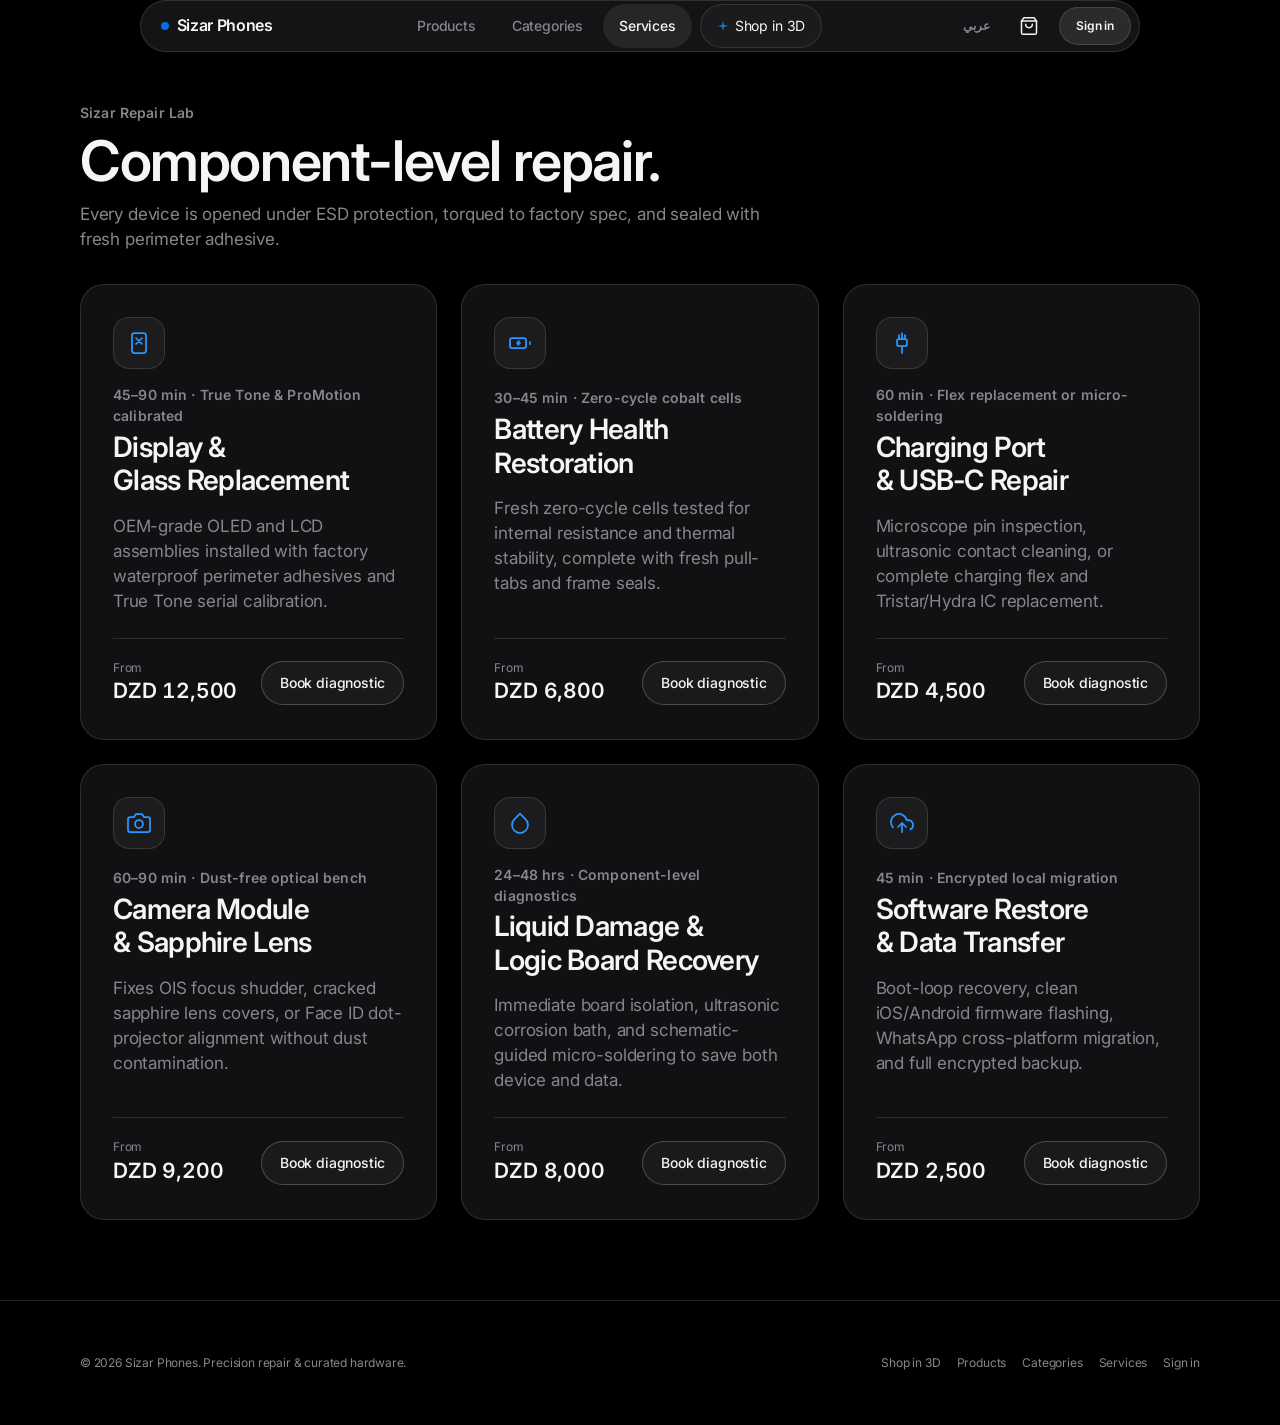
<file: SizarDev-Web/services.html>
<!DOCTYPE html>
<html lang="en" dir="ltr">
<head>
  <meta charset="UTF-8">
  <meta name="viewport" content="width=device-width, initial-scale=1.0">
  <title>Repair Services — Sizar Phones</title>
  <link rel="icon" type="image/svg+xml" href="favicon.svg" />
  <link rel="alternate icon" type="image/svg+xml" href="data:image/svg+xml,%3Csvg%20xmlns%3D%22http%3A//www.w3.org/2000/svg%22%20viewBox%3D%220%200%20512%20512%22%20width%3D%22100%25%22%20height%3D%22100%25%22%3E%20%3Cdefs%3E%20%3ClinearGradient%20id%3D%22bg-titanium%22%20x1%3D%220%25%22%20y1%3D%220%25%22%20x2%3D%22100%25%22%20y2%3D%22100%25%22%3E%20%3Cstop%20offset%3D%220%25%22%20stop-color%3D%22%231c1c22%22/%3E%20%3Cstop%20offset%3D%2248%25%22%20stop-color%3D%22%230d0d11%22/%3E%20%3Cstop%20offset%3D%22100%25%22%20stop-color%3D%22%23050507%22/%3E%20%3C/linearGradient%3E%20%3CradialGradient%20id%3D%22ambient-blue%22%20cx%3D%2268%25%22%20cy%3D%2224%25%22%20r%3D%2265%25%22%3E%20%3Cstop%20offset%3D%220%25%22%20stop-color%3D%22%232997ff%22%20stop-opacity%3D%220.38%22/%3E%20%3Cstop%20offset%3D%2255%25%22%20stop-color%3D%22%230071e3%22%20stop-opacity%3D%220.12%22/%3E%20%3Cstop%20offset%3D%22100%25%22%20stop-color%3D%22%23000000%22%20stop-opacity%3D%220%22/%3E%20%3C/radialGradient%3E%20%3ClinearGradient%20id%3D%22rim-light%22%20x1%3D%220%25%22%20y1%3D%220%25%22%20x2%3D%22100%25%22%20y2%3D%22100%25%22%3E%20%3Cstop%20offset%3D%220%25%22%20stop-color%3D%22%23ffffff%22%20stop-opacity%3D%220.45%22/%3E%20%3Cstop%20offset%3D%2235%25%22%20stop-color%3D%22%232997ff%22%20stop-opacity%3D%220.35%22/%3E%20%3Cstop%20offset%3D%2270%25%22%20stop-color%3D%22%23ffffff%22%20stop-opacity%3D%220.08%22/%3E%20%3Cstop%20offset%3D%22100%25%22%20stop-color%3D%22%232997ff%22%20stop-opacity%3D%220.28%22/%3E%20%3C/linearGradient%3E%20%3ClinearGradient%20id%3D%22phone-edge%22%20x1%3D%220%25%22%20y1%3D%220%25%22%20x2%3D%22100%25%22%20y2%3D%22100%25%22%3E%20%3Cstop%20offset%3D%220%25%22%20stop-color%3D%22%23f5f5f7%22/%3E%20%3Cstop%20offset%3D%2245%25%22%20stop-color%3D%22%2386868b%22/%3E%20%3Cstop%20offset%3D%22100%25%22%20stop-color%3D%22%232c2c2e%22/%3E%20%3C/linearGradient%3E%20%3ClinearGradient%20id%3D%22oled-screen%22%20x1%3D%2215%25%22%20y1%3D%225%25%22%20x2%3D%2285%25%22%20y2%3D%2295%25%22%3E%20%3Cstop%20offset%3D%220%25%22%20stop-color%3D%22%230071e3%22%20stop-opacity%3D%220.55%22/%3E%20%3Cstop%20offset%3D%2245%25%22%20stop-color%3D%22%230a192f%22%20stop-opacity%3D%220.92%22/%3E%20%3Cstop%20offset%3D%22100%25%22%20stop-color%3D%22%23090a0f%22/%3E%20%3C/linearGradient%3E%20%3ClinearGradient%20id%3D%22sparkle-grad%22%20x1%3D%220%25%22%20y1%3D%220%25%22%20x2%3D%22100%25%22%20y2%3D%22100%25%22%3E%20%3Cstop%20offset%3D%220%25%22%20stop-color%3D%22%23ffffff%22/%3E%20%3Cstop%20offset%3D%2255%25%22%20stop-color%3D%22%235ac8fa%22/%3E%20%3Cstop%20offset%3D%22100%25%22%20stop-color%3D%22%230071e3%22/%3E%20%3C/linearGradient%3E%20%3Cfilter%20id%3D%22soft-glow%22%20x%3D%22-30%25%22%20y%3D%22-30%25%22%20width%3D%22160%25%22%20height%3D%22160%25%22%3E%20%3CfeGaussianBlur%20stdDeviation%3D%228%22%20result%3D%22blur%22/%3E%20%3CfeComposite%20in%3D%22SourceGraphic%22%20in2%3D%22blur%22%20operator%3D%22over%22/%3E%20%3C/filter%3E%20%3C/defs%3E%20%3Crect%20x%3D%2216%22%20y%3D%2216%22%20width%3D%22480%22%20height%3D%22480%22%20rx%3D%22116%22%20fill%3D%22url%28%23bg-titanium%29%22/%3E%20%3Crect%20x%3D%2216%22%20y%3D%2216%22%20width%3D%22480%22%20height%3D%22480%22%20rx%3D%22116%22%20fill%3D%22url%28%23ambient-blue%29%22/%3E%20%3Crect%20x%3D%2218%22%20y%3D%2218%22%20width%3D%22476%22%20height%3D%22476%22%20rx%3D%22114%22%20fill%3D%22none%22%20stroke%3D%22url%28%23rim-light%29%22%20stroke-width%3D%224%22/%3E%20%3Cg%20transform%3D%22translate%28256%2C%20262%29%20rotate%28-8%29%20translate%28-256%2C%20-262%29%22%3E%20%3Crect%20x%3D%22156%22%20y%3D%2288%22%20width%3D%22200%22%20height%3D%22352%22%20rx%3D%2244%22%20fill%3D%22%23000000%22%20opacity%3D%220.65%22%20transform%3D%22translate%288%2C%2014%29%22/%3E%20%3Crect%20x%3D%22152%22%20y%3D%2282%22%20width%3D%22208%22%20height%3D%22356%22%20rx%3D%2246%22%20fill%3D%22%23141419%22%20stroke%3D%22url%28%23phone-edge%29%22%20stroke-width%3D%227%22/%3E%20%3Crect%20x%3D%22163%22%20y%3D%2293%22%20width%3D%22186%22%20height%3D%22334%22%20rx%3D%2236%22%20fill%3D%22url%28%23oled-screen%29%22/%3E%20%3Cpath%20d%3D%22M163%20129%20C163%20106%2C%20180%2093%2C%20200%2093%20L305%2093%20L163%20285%20Z%22%20fill%3D%22%23ffffff%22%20opacity%3D%220.07%22/%3E%20%3Crect%20x%3D%22224%22%20y%3D%22108%22%20width%3D%2264%22%20height%3D%2216%22%20rx%3D%228%22%20fill%3D%22%23000000%22/%3E%20%3Ccircle%20cx%3D%22276%22%20cy%3D%22116%22%20r%3D%223.5%22%20fill%3D%22%231d3557%22/%3E%20%3Cpath%20d%3D%22M214%20218%20C214%20192%2C%20298%20192%2C%20298%20226%20C298%20258%2C%20214%20262%2C%20214%20294%20C214%20328%2C%20298%20328%2C%20298%20302%22%20fill%3D%22none%22%20stroke%3D%22url%28%23sparkle-grad%29%22%20stroke-width%3D%2216%22%20stroke-linecap%3D%22round%22%20filter%3D%22url%28%23soft-glow%29%22/%3E%20%3Crect%20x%3D%22222%22%20y%3D%22409%22%20width%3D%2268%22%20height%3D%225%22%20rx%3D%222.5%22%20fill%3D%22%23ffffff%22%20opacity%3D%220.45%22/%3E%20%3C/g%3E%20%3Cg%20filter%3D%22url%28%23soft-glow%29%22%3E%20%3Cpath%20d%3D%22M382%2076%20L392%20110%20L426%20120%20L392%20130%20L382%20164%20L372%20130%20L338%20120%20L372%20110%20Z%22%20fill%3D%22url%28%23sparkle-grad%29%22/%3E%20%3Ccircle%20cx%3D%22382%22%20cy%3D%22120%22%20r%3D%226%22%20fill%3D%22%23ffffff%22/%3E%20%3C/g%3E%20%3C/svg%3E" />
  <link rel="apple-touch-icon" href="favicon.svg" />
  <meta name="description" content="Screen, battery, charging port, camera, liquid damage, and data transfer services at Sizar Phones.">
  <link rel="preconnect" href="https://fonts.googleapis.com">
  <link rel="preconnect" href="https://fonts.gstatic.com" crossorigin>
  <link href="https://fonts.googleapis.com/css2?family=IBM+Plex+Sans+Arabic:wght@400;500;600;700&family=Inter:wght@400;500;600;700&display=swap" rel="stylesheet">
  <link rel="stylesheet" href="css/tokens.css">
  <link rel="stylesheet" href="css/base.css">
  <link rel="stylesheet" href="css/components.css">
  <link rel="stylesheet" href="css/pages.css">
</head>
<body>
  <div id="site-header-mount"></div>

  <main id="main-content" class="container">
    <header class="page-header">
      <span class="eyebrow" data-i18n="srvEyebrow">Sizar Repair Lab</span>
      <h1 class="headline-lg" data-i18n="srvTitle">Component-level repair.</h1>
      <p class="body-prose" style="margin-block-start: var(--space-3);" data-i18n="srvSub">
        Every device is opened under ESD protection, torqued to factory spec, and sealed with fresh perimeter adhesive.
      </p>
    </header>

    <section class="page-section" aria-label="Repair services">
      <div class="services-grid" id="services-grid"></div>
    </section>
  </main>

  <div id="site-footer-mount"></div>

  <script src="data/products.js" defer></script>
  <script src="js/ui.js" defer></script>
  <script src="js/cart.js" defer></script>
  <script src="js/nav.js" defer></script>
</body>
</html>
</file>
<file: SizarDev-Web/css/tokens.css>
/* ==========================================================================
   Sizar Phones — Design Tokens (Dark, Apple-inspired Visual System)
   ========================================================================== */

:root {
  /* Core Palette (Verified against frame_0001 corner pixel #000000) */
  --bg: #000000;
  --surface: #111113;
  --surface-2: #1c1c1e;
  --surface-hover: #242428;
  --text: #f5f5f7;
  --text-2: #86868b;
  --text-3: #aeaeb2;
  --hairline: rgba(255, 255, 255, 0.12);
  --hairline-strong: rgba(255, 255, 255, 0.22);
  --accent: #0071e3;
  --accent-hover: #0077ed;
  --link: #2997ff;
  --glass: rgba(29, 29, 31, 0.72);
  --glass-heavy: rgba(17, 17, 19, 0.88);
  --danger: #ff453a;
  --success: #30d158;

  /* Typography — Display & Text Stacks + Arabic Stack */
  --font-display: "SF Pro Display", -apple-system, BlinkMacSystemFont, "Inter", "Helvetica Neue", Arial, sans-serif;
  --font-sans: "SF Pro Text", -apple-system, BlinkMacSystemFont, "Inter", "Helvetica Neue", Arial, sans-serif;
  --font-ar: "IBM Plex Sans Arabic", -apple-system, BlinkMacSystemFont, "Geeza Pro", sans-serif;
  --font-current: var(--font-sans);
  --font-heading: var(--font-display);

  /* Fluid Type Scale */
  --text-xs: 0.75rem;      /* 12px */
  --text-sm: 0.875rem;     /* 14px */
  --text-base: 1.0625rem;  /* 17px — Apple body default */
  --text-lg: clamp(1.125rem, 1.05rem + 0.35vw, 1.3125rem);
  --text-xl: clamp(1.375rem, 1.2rem + 0.8vw, 1.75rem);
  --text-2xl: clamp(1.75rem, 1.45rem + 1.5vw, 2.5rem);
  --text-3xl: clamp(2.125rem, 1.65rem + 2.4vw, 3.5rem);
  --text-display: clamp(2.375rem, 1.75rem + 3.2vw, 4.75rem);

  --leading-tight: 1.05;
  --leading-snug: 1.2;
  --leading-body: 1.47;
  --tracking-tight: -0.025em;
  --tracking-normal: -0.01em;

  /* Spacing Scale (8pt / 4pt rhythm) */
  --space-1: 0.25rem;  /* 4px */
  --space-2: 0.5rem;   /* 8px */
  --space-3: 0.75rem;  /* 12px */
  --space-4: 1rem;     /* 16px */
  --space-5: 1.25rem;  /* 20px */
  --space-6: 1.5rem;   /* 24px */
  --space-8: 2rem;     /* 32px */
  --space-10: 2.5rem;  /* 40px */
  --space-12: 3rem;    /* 48px */
  --space-16: 4rem;    /* 64px */
  --space-20: 5rem;    /* 80px */
  --space-24: clamp(4rem, 3rem + 5vw, 7.5rem);

  /* Radii & Shapes */
  --radius-pill: 999px;
  --radius-card: 24px;
  --radius-card-lg: 28px;
  --radius-sm: 14px;

  /* Layout */
  --nav-height: 52px;
  --nav-top: 12px;
  --nav-max-w: 1000px;
  --container-max: 1120px;
  --container-narrow: 760px;

  /* Motion (Exponential ease-out, no bounce) */
  --ease-out-expo: cubic-bezier(0.16, 1, 0.3, 1);
  --ease-out-quart: cubic-bezier(0.25, 1, 0.5, 1);
  --dur-fast: 160ms;
  --dur-base: 260ms;
  --dur-slow: 480ms;

  /* Semantic Z-Index Scale */
  --z-base: 1;
  --z-stage-text: 10;
  --z-sticky: 100;
  --z-nav: 200;
  --z-backdrop: 300;
  --z-drawer: 400;
  --z-loader: 500;
  --z-toast: 600;
}

html[dir="rtl"],
html[lang="ar"] {
  --font-current: var(--font-ar);
  --font-heading: var(--font-ar);
  --tracking-tight: 0em;
  --tracking-normal: 0em;
  --leading-tight: 1.22;
}
</file>
<file: SizarDev-Web/css/base.css>
/* ==========================================================================
   Sizar Phones — Base Reset, Typography & Logical Utilities
   ========================================================================== */

*,
*::before,
*::after {
  box-sizing: border-box;
  margin: 0;
  padding: 0;
}

html {
  background-color: var(--bg);
  color: var(--text);
  font-family: "SF Pro Text", -apple-system, BlinkMacSystemFont, "Inter", "Helvetica Neue", Arial, sans-serif;
  font-size: 16px;
  line-height: var(--leading-body);
  -webkit-font-smoothing: antialiased;
  -moz-osx-font-smoothing: grayscale;
  text-rendering: optimizeLegibility;
  color-scheme: dark;
  overflow-x: clip;
}

body {
  min-block-size: 100svh;
  background-color: var(--bg);
  color: var(--text);
  font-family: var(--font-current);
  font-size: var(--text-base);
  line-height: var(--leading-body);
  letter-spacing: var(--tracking-normal);
  overflow-x: clip;
  display: flex;
  flex-direction: column;
}

main {
  flex: 1 0 auto;
  inline-size: 100%;
}

img,
svg,
canvas,
video {
  display: block;
  max-inline-size: 100%;
}

button,
input,
select,
textarea {
  font: inherit;
  color: inherit;
  background: none;
  border: none;
}

button {
  cursor: pointer;
  touch-action: manipulation;
}

a {
  color: inherit;
  text-decoration: none;
  transition: color var(--dur-fast) var(--ease-out-quart);
}

ul,
ol {
  list-style: none;
}

/* Accessible Focus Ring */
:focus-visible {
  outline: 2px solid var(--link);
  outline-offset: 3px;
}

/* Typography Hierarchy */
h1,
h2,
h3,
h4,
.headline-display,
.headline-lg,
.headline-md {
  font-family: "SF Pro Display", -apple-system, BlinkMacSystemFont, "Inter", "Helvetica Neue", Arial, sans-serif;
  font-weight: 600;
  letter-spacing: var(--tracking-tight);
  line-height: var(--leading-tight);
  color: var(--text);
  text-wrap: balance;
}

html[dir="rtl"] h1,
html[dir="rtl"] h2,
html[dir="rtl"] h3,
html[dir="rtl"] h4,
html[dir="rtl"] .headline-display,
html[dir="rtl"] .headline-lg,
html[dir="rtl"] .headline-md {
  font-family: "IBM Plex Sans Arabic", -apple-system, BlinkMacSystemFont, sans-serif;
}

.headline-display {
  font-size: var(--text-display);
}

.headline-lg {
  font-size: var(--text-3xl);
}

.headline-md {
  font-size: var(--text-2xl);
}

.headline-sm {
  font-size: var(--text-xl);
  line-height: var(--leading-snug);
}

.eyebrow {
  display: inline-block;
  font-size: var(--text-sm);
  font-weight: 600;
  color: var(--text-2);
  letter-spacing: 0.01em;
  margin-block-end: var(--space-2);
}

.body-prose {
  font-size: var(--text-base);
  line-height: var(--leading-body);
  color: var(--text-2);
  max-inline-size: 62ch;
  text-wrap: pretty;
}

.text-link {
  display: inline-flex;
  align-items: center;
  gap: var(--space-1);
  color: var(--link);
  font-size: var(--text-base);
  font-weight: 500;
  min-block-size: 44px;
  padding-inline: var(--space-2);
  transition: opacity var(--dur-fast) var(--ease-out-quart);
}

.text-link:hover {
  opacity: 0.85;
  text-decoration: underline;
  text-underline-offset: 4px;
}

html[dir="rtl"] .chevron-dir {
  transform: scaleX(-1);
}

/* Containers */
.container {
  inline-size: min(100% - 2rem, var(--container-max));
  margin-inline: auto;
}

.container-narrow {
  inline-size: min(100% - 2rem, var(--container-narrow));
  margin-inline: auto;
}

@media (min-width: 768px) {
  .container {
    inline-size: min(100% - 4rem, var(--container-max));
  }
}

/* Visually Hidden (Screen Readers) */
.sr-only {
  position: absolute;
  inline-size: 1px;
  block-size: 1px;
  padding: 0;
  margin: -1px;
  overflow: hidden;
  clip: rect(0, 0, 0, 0);
  white-space: nowrap;
  border: 0;
}

/* Skip Link (>= 44px hit target) */
.skip-link {
  position: fixed;
  inset-block-start: -100px;
  inset-inline-start: var(--space-4);
  z-index: var(--z-toast);
  display: inline-flex;
  align-items: center;
  justify-content: center;
  min-block-size: 44px;
  background: var(--accent);
  color: #ffffff;
  padding-block: var(--space-2);
  padding-inline: var(--space-4);
  border-radius: var(--radius-pill);
  font-size: var(--text-sm);
  font-weight: 600;
  transition: inset-block-start var(--dur-fast) var(--ease-out-quart);
}

.skip-link:focus {
  inset-block-start: var(--space-4);
}
</file>
<file: SizarDev-Web/css/components.css>
/* ==========================================================================
   Sizar Phones — Shared Components (Nav, Pill Buttons, Cards, Cart Drawer, Toast)
   ========================================================================== */

/* 1. Floating Glass Pill Navigation */
.site-header {
  position: sticky;
  inset-block-start: var(--nav-top);
  z-index: var(--z-nav);
  inline-size: min(calc(100% - 24px), var(--nav-max-w));
  margin-inline: auto;
  block-size: var(--nav-height);
  pointer-events: none;
}

.nav-pill {
  pointer-events: auto;
  display: flex;
  align-items: center;
  justify-content: space-between;
  gap: var(--space-2);
  block-size: 100%;
  padding-inline-start: var(--space-5);
  padding-inline-end: var(--space-2);
  background: var(--glass);
  backdrop-filter: saturate(180%) blur(20px);
  -webkit-backdrop-filter: saturate(180%) blur(20px);
  border: 1px solid var(--hairline);
  border-radius: var(--radius-pill);
}

.nav-brand {
  display: inline-flex;
  align-items: center;
  gap: var(--space-2);
  font-size: 1rem;
  font-weight: 600;
  letter-spacing: -0.02em;
  color: var(--text);
  min-block-size: 44px;
  white-space: nowrap;
}

.nav-brand-dot {
  inline-size: 8px;
  block-size: 8px;
  border-radius: var(--radius-pill);
  background: var(--accent);
  flex-shrink: 0;
}

.nav-links {
  display: none;
  align-items: center;
  gap: var(--space-1);
}

@media (min-width: 768px) {
  .nav-links {
    display: flex;
  }
}

.nav-link {
  display: inline-flex;
  align-items: center;
  justify-content: center;
  min-block-size: 44px;
  padding-inline: var(--space-4);
  border-radius: var(--radius-pill);
  font-size: var(--text-sm);
  font-weight: 500;
  color: var(--text-2);
  transition: color var(--dur-fast) var(--ease-out-quart),
              background-color var(--dur-fast) var(--ease-out-quart);
}

.nav-link:hover,
.nav-link[aria-current="page"] {
  color: var(--text);
}

.nav-link[aria-current="page"] {
  background: rgba(255, 255, 255, 0.08);
}

/* Subtle Apple-Style Ambient Glow for Desktop "Shop in 3D" Link */
@keyframes sizarSubtle3DBreathe {
  0%, 100% {
    border-color: rgba(255, 255, 255, 0.09);
    background-color: rgba(255, 255, 255, 0.025);
    box-shadow: 0 0 10px rgba(41, 151, 255, 0.03), inset 0 1px 0 rgba(255, 255, 255, 0.05);
  }
  50% {
    border-color: rgba(41, 151, 255, 0.28);
    background-color: rgba(41, 151, 255, 0.065);
    box-shadow: 0 0 16px rgba(41, 151, 255, 0.12), inset 0 1px 0 rgba(255, 255, 255, 0.14);
  }
}

@keyframes sizarSubtleSparklePulse {
  0%, 100% {
    opacity: 0.52;
    transform: scale(0.94);
  }
  50% {
    opacity: 0.92;
    transform: scale(1.06);
  }
}

.nav-link-3d {
  position: relative;
  gap: 0.375rem;
  color: var(--text);
  font-weight: 400;
  letter-spacing: -0.01em;
  border: 1px solid rgba(255, 255, 255, 0.11);
  background-color: rgba(255, 255, 255, 0.03);
  margin-inline-start: var(--space-1);
  animation: sizarSubtle3DBreathe 6.5s cubic-bezier(0.4, 0, 0.2, 1) infinite;
  transition: color var(--dur-fast) var(--ease-out-quart),
              background-color var(--dur-base) var(--ease-out-quart),
              border-color var(--dur-base) var(--ease-out-quart),
              box-shadow var(--dur-base) var(--ease-out-quart);
}

.nav-link-3d:hover,
.nav-link-3d:focus-visible {
  color: #ffffff;
  border-color: rgba(41, 151, 255, 0.42);
  background-color: rgba(41, 151, 255, 0.11);
  box-shadow: 0 0 18px rgba(41, 151, 255, 0.16), inset 0 1px 0 rgba(255, 255, 255, 0.18);
}

.nav-3d-sparkle {
  display: inline-flex;
  align-items: center;
  justify-content: center;
  color: var(--link);
  opacity: 0.72;
  animation: sizarSubtleSparklePulse 6.5s cubic-bezier(0.4, 0, 0.2, 1) infinite;
}

@media (prefers-reduced-motion: reduce) {
  .nav-link-3d,
  .nav-3d-sparkle {
    animation: none;
  }
}

.nav-actions {
  display: flex;
  align-items: center;
  gap: var(--space-1);
}

.nav-icon-btn {
  position: relative;
  display: inline-flex;
  align-items: center;
  justify-content: center;
  inline-size: 44px;
  block-size: 44px;
  border-radius: var(--radius-pill);
  color: var(--text);
  transition: background-color var(--dur-fast) var(--ease-out-quart),
              transform var(--dur-fast) var(--ease-out-quart);
}

.nav-icon-btn:hover {
  background: rgba(255, 255, 255, 0.08);
}

.nav-icon-btn:active {
  transform: scale(0.96);
}

.lang-switch-btn {
  display: inline-flex;
  align-items: center;
  justify-content: center;
  min-inline-size: 44px;
  block-size: 44px;
  padding-inline: var(--space-3);
  border-radius: var(--radius-pill);
  font-size: var(--text-xs);
  font-weight: 600;
  color: var(--text-2);
  border: 1px solid transparent;
  transition: color var(--dur-fast) var(--ease-out-quart),
              background-color var(--dur-fast) var(--ease-out-quart);
}

.lang-switch-btn:hover {
  color: var(--text);
  background: rgba(255, 255, 255, 0.08);
}

.cart-badge {
  position: absolute;
  inset-block-start: 6px;
  inset-inline-end: 5px;
  min-inline-size: 18px;
  block-size: 18px;
  padding-inline: 5px;
  border-radius: var(--radius-pill);
  background: var(--accent);
  color: #ffffff;
  font-size: 0.6875rem;
  font-weight: 600;
  line-height: 18px;
  text-align: center;
  pointer-events: none;
  transition: transform var(--dur-fast) var(--ease-out-expo);
}

.cart-badge[hidden] {
  display: none;
}

.nav-signin-pill {
  position: relative;
  display: none;
  align-items: center;
  justify-content: center;
  min-block-size: 38px;
  padding-inline: var(--space-4);
  margin-inline-start: var(--space-1);
  border-radius: var(--radius-pill);
  background: rgba(255, 255, 255, 0.1);
  border: 1px solid var(--hairline);
  font-size: var(--text-xs);
  font-weight: 600;
  color: var(--text);
  white-space: nowrap;
  transition: background-color var(--dur-fast) var(--ease-out-quart),
              transform var(--dur-fast) var(--ease-out-quart);
}

.nav-signin-pill::after {
  content: "";
  position: absolute;
  inset-block: -4px;
  inset-inline: 0;
}

.nav-signin-pill:hover {
  background: rgba(255, 255, 255, 0.16);
}

.nav-signin-pill:active {
  transform: scale(0.98);
}

@media (min-width: 768px) {
  .nav-signin-pill {
    display: inline-flex;
  }
  .nav-menu-toggle {
    display: none;
  }
}

/* Mobile Full-Screen Glass Menu */
.mobile-menu-overlay {
  position: fixed;
  inset: 0;
  z-index: var(--z-drawer);
  background: var(--glass-heavy);
  backdrop-filter: saturate(180%) blur(28px);
  -webkit-backdrop-filter: saturate(180%) blur(28px);
  display: flex;
  flex-direction: column;
  justify-content: flex-start;
  gap: var(--space-6);
  overflow-y: auto;
  overflow-x: hidden;
  -webkit-overflow-scrolling: touch;
  overscroll-behavior: contain;
  touch-action: pan-y;
  padding-block: calc(var(--nav-top) + var(--nav-height) + var(--space-6)) var(--space-8);
  padding-inline: var(--space-6);
  opacity: 0;
  visibility: hidden;
  pointer-events: none;
  transition: opacity var(--dur-base) var(--ease-out-expo),
              visibility var(--dur-base) var(--ease-out-expo);
}

.mobile-menu-overlay.is-open {
  opacity: 1;
  visibility: visible;
  pointer-events: auto;
}

.mobile-menu-header {
  position: fixed;
  inset-block-start: var(--nav-top);
  inset-inline: 12px;
  block-size: var(--nav-height);
  display: flex;
  align-items: center;
  justify-content: space-between;
  padding-inline-start: var(--space-5);
  padding-inline-end: var(--space-2);
}

.mobile-menu-links {
  display: flex;
  flex-direction: column;
  gap: var(--space-3);
}

.mobile-menu-link {
  display: flex;
  align-items: center;
  justify-content: space-between;
  font-size: var(--text-2xl);
  font-weight: 600;
  letter-spacing: var(--tracking-tight);
  color: var(--text);
  padding-block: var(--space-3);
  border-block-end: 1px solid var(--hairline);
  min-block-size: 56px;
}

/* Mobile Menu First Item ("Shop in 3D" above Products): Clean, ultra-light weight, zero heavy effects */
.mobile-menu-link-3d {
  font-weight: 300;
  color: var(--text);
  letter-spacing: -0.015em;
}

.mobile-menu-link-3d-label {
  font-weight: 300;
}

.mobile-menu-footer {
  display: flex;
  flex-direction: column;
  gap: var(--space-3);
}

/* 2. Buttons (Primary = filled blue pill, Secondary = outlined pill) */
.btn {
  display: inline-flex;
  align-items: center;
  justify-content: center;
  gap: var(--space-2);
  min-block-size: 48px;
  min-inline-size: 44px;
  padding-block: 0.75rem;
  padding-inline: 1.625rem;
  border-radius: var(--radius-pill);
  font-size: var(--text-base);
  font-weight: 500;
  line-height: 1.1;
  text-align: center;
  white-space: nowrap;
  user-select: none;
  transition: transform var(--dur-fast) var(--ease-out-quart),
              background-color var(--dur-fast) var(--ease-out-quart),
              border-color var(--dur-fast) var(--ease-out-quart),
              color var(--dur-fast) var(--ease-out-quart);
}

.btn:hover {
  transform: scale(0.99);
}

.btn:active {
  transform: scale(0.98);
}

.btn-primary {
  background-color: var(--accent);
  color: #ffffff;
  border: 1px solid transparent;
}

.btn-primary:hover {
  background-color: var(--accent-hover);
}

.btn-secondary {
  background-color: rgba(255, 255, 255, 0.04);
  color: var(--text);
  border: 1px solid var(--hairline-strong);
}

.btn-secondary:hover {
  background-color: rgba(255, 255, 255, 0.1);
  border-color: rgba(255, 255, 255, 0.35);
}

.btn-sm {
  min-block-size: 44px;
  padding-block: 0.5rem;
  padding-inline: 1.125rem;
  font-size: var(--text-sm);
}

.btn-block {
  inline-size: 100%;
}

/* 3. Cards & Surface Panels */
.surface-card {
  background-color: var(--surface);
  border: 1px solid var(--hairline);
  border-radius: var(--radius-card);
  overflow: hidden;
  transition: border-color var(--dur-base) var(--ease-out-quart),
              background-color var(--dur-base) var(--ease-out-quart),
              transform var(--dur-base) var(--ease-out-quart);
}

.surface-card-interactive:hover {
  border-color: var(--hairline-strong);
  background-color: var(--surface-2);
  transform: translateY(-2px);
}

/* 4. Filter & Variant Chips */
.chip-row {
  display: flex;
  flex-wrap: wrap;
  align-items: center;
  gap: var(--space-2);
}

.chip {
  display: inline-flex;
  align-items: center;
  justify-content: center;
  gap: var(--space-2);
  min-block-size: 44px;
  padding-inline: var(--space-5);
  border-radius: var(--radius-pill);
  background: var(--surface);
  border: 1px solid var(--hairline);
  color: var(--text-2);
  font-size: var(--text-sm);
  font-weight: 500;
  transition: background-color var(--dur-fast) var(--ease-out-quart),
              color var(--dur-fast) var(--ease-out-quart),
              border-color var(--dur-fast) var(--ease-out-quart),
              transform var(--dur-fast) var(--ease-out-quart);
}

.chip:hover {
  color: var(--text);
  border-color: var(--hairline-strong);
}

.chip:active {
  transform: scale(0.98);
}

.chip[aria-pressed="true"],
.chip.is-active {
  background: var(--text);
  color: var(--bg);
  border-color: var(--text);
  font-weight: 600;
}

/* 5. Slide-in Glass Cart Drawer */
.drawer-backdrop {
  position: fixed;
  inset: 0;
  z-index: var(--z-backdrop);
  background: rgba(0, 0, 0, 0.62);
  backdrop-filter: blur(6px);
  -webkit-backdrop-filter: blur(6px);
  opacity: 0;
  visibility: hidden;
  pointer-events: none;
  transition: opacity var(--dur-base) var(--ease-out-expo),
              visibility var(--dur-base) var(--ease-out-expo);
}

.drawer-backdrop.is-open {
  opacity: 1;
  visibility: visible;
  pointer-events: auto;
}

.cart-drawer {
  position: fixed;
  inset-block: 0;
  inset-inline-end: 0;
  z-index: var(--z-drawer);
  inline-size: min(100vw, 420px);
  background: var(--glass-heavy);
  backdrop-filter: saturate(180%) blur(24px);
  -webkit-backdrop-filter: saturate(180%) blur(24px);
  border-inline-start: 1px solid var(--hairline);
  display: flex;
  flex-direction: column;
  transform: translateX(100%);
  visibility: hidden;
  transition: transform var(--dur-slow) var(--ease-out-expo),
              visibility var(--dur-slow) var(--ease-out-expo);
}

html[dir="rtl"] .cart-drawer {
  transform: translateX(-100%);
}

.cart-drawer.is-open,
html[dir="rtl"] .cart-drawer.is-open {
  transform: translateX(0);
  visibility: visible;
}

.cart-drawer-header {
  display: flex;
  align-items: center;
  justify-content: space-between;
  padding-block: var(--space-5);
  padding-inline: var(--space-6);
  border-block-end: 1px solid var(--hairline);
}

.cart-drawer-title {
  font-size: var(--text-lg);
  font-weight: 600;
}

.cart-drawer-body {
  flex: 1 1 auto;
  overflow-y: auto;
  padding: var(--space-6);
  display: flex;
  flex-direction: column;
  gap: var(--space-4);
}

.cart-drawer-footer {
  padding: var(--space-6);
  border-block-start: 1px solid var(--hairline);
  background: rgba(17, 17, 19, 0.92);
  display: flex;
  flex-direction: column;
  gap: var(--space-4);
}

.cart-item-row {
  display: grid;
  grid-template-columns: 72px 1fr;
  gap: var(--space-4);
  padding-block-end: var(--space-4);
  border-block-end: 1px solid var(--hairline);
  align-items: center;
}

.cart-item-thumb {
  inline-size: 72px;
  block-size: 72px;
  border-radius: var(--radius-sm);
  background: var(--surface-2);
  border: 1px solid var(--hairline);
  display: flex;
  align-items: center;
  justify-content: center;
  overflow: hidden;
}

.cart-item-info {
  display: flex;
  flex-direction: column;
  gap: var(--space-1);
  min-inline-size: 0;
}

.cart-item-title {
  font-size: var(--text-sm);
  font-weight: 600;
  color: var(--text);
  white-space: nowrap;
  overflow: hidden;
  text-overflow: ellipsis;
}

.cart-item-variant {
  font-size: var(--text-xs);
  color: var(--text-2);
}

.cart-item-price {
  font-size: var(--text-sm);
  font-weight: 500;
  color: var(--text);
}

.cart-item-controls {
  display: flex;
  align-items: center;
  justify-content: space-between;
  margin-block-start: var(--space-2);
}

.qty-stepper {
  display: inline-flex;
  align-items: center;
  border: 1px solid var(--hairline);
  border-radius: var(--radius-pill);
  background: var(--surface);
}

.qty-btn {
  display: inline-flex;
  align-items: center;
  justify-content: center;
  inline-size: 44px;
  block-size: 44px;
  border-radius: var(--radius-pill);
  font-size: 1.125rem;
  color: var(--text);
  transition: background-color var(--dur-fast) var(--ease-out-quart);
}

.qty-btn:hover {
  background: rgba(255, 255, 255, 0.08);
}

.qty-value {
  min-inline-size: 28px;
  text-align: center;
  font-size: var(--text-sm);
  font-weight: 600;
  font-variant-numeric: tabular-nums;
}

.remove-item-btn {
  display: inline-flex;
  align-items: center;
  justify-content: center;
  min-block-size: 44px;
  padding-inline: var(--space-3);
  font-size: var(--text-xs);
  color: var(--text-2);
  border-radius: var(--radius-pill);
  transition: color var(--dur-fast) var(--ease-out-quart);
}

.remove-item-btn:hover {
  color: var(--danger);
}

.cart-subtotal-row {
  display: flex;
  align-items: baseline;
  justify-content: space-between;
  font-size: var(--text-base);
}

.cart-subtotal-label {
  color: var(--text-2);
}

.cart-subtotal-amount {
  font-size: var(--text-lg);
  font-weight: 600;
  font-variant-numeric: tabular-nums;
}

.cart-empty-state {
  margin-block: auto;
  text-align: center;
  padding-block: var(--space-12);
  display: flex;
  flex-direction: column;
  align-items: center;
  gap: var(--space-4);
}

/* 6. Non-blocking Toast Notification */
.toast-region {
  position: fixed;
  inset-block-end: var(--space-6);
  inset-inline: 0;
  z-index: var(--z-toast);
  display: flex;
  flex-direction: column;
  align-items: center;
  gap: var(--space-2);
  pointer-events: none;
  padding-inline: var(--space-4);
}

.toast-pill {
  pointer-events: auto;
  display: inline-flex;
  align-items: center;
  gap: var(--space-3);
  padding-block: 0.75rem;
  padding-inline: 1.25rem;
  border-radius: var(--radius-pill);
  background: var(--glass-heavy);
  backdrop-filter: saturate(180%) blur(20px);
  -webkit-backdrop-filter: saturate(180%) blur(20px);
  border: 1px solid var(--hairline-strong);
  color: var(--text);
  font-size: var(--text-sm);
  font-weight: 500;
  transform: translateY(16px);
  opacity: 0;
  transition: transform var(--dur-base) var(--ease-out-expo),
              opacity var(--dur-base) var(--ease-out-expo);
}

.toast-pill.is-visible {
  transform: translateY(0);
  opacity: 1;
}

.toast-dot {
  inline-size: 8px;
  block-size: 8px;
  border-radius: var(--radius-pill);
  background: var(--accent);
  flex-shrink: 0;
}

/* 7. Minimal Site Footer */
.site-footer {
  padding-block: var(--space-10);
  border-block-start: 1px solid var(--hairline);
  color: var(--text-2);
  font-size: var(--text-xs);
}

.footer-inner {
  display: flex;
  flex-wrap: wrap;
  align-items: center;
  justify-content: space-between;
  gap: var(--space-4);
}

.footer-links {
  display: flex;
  flex-wrap: wrap;
  gap: var(--space-4);
}

.footer-links a {
  color: var(--text-2);
  min-block-size: 44px;
  display: inline-flex;
  align-items: center;
}

.footer-links a:hover {
  color: var(--text);
}
</file>
<file: SizarDev-Web/css/pages.css>
/* ==========================================================================
   Sizar Phones — Page-Specific Layouts (Home, Categories, Products, PDP, Services, Cart, Account)
   ========================================================================== */

/* --------------------------------------------------------------------------
   1. Home Page Loader & Pinned Scroll Animation
   -------------------------------------------------------------------------- */
.hero-loader {
  position: fixed;
  inset: 0;
  z-index: var(--z-loader);
  background-color: var(--bg);
  display: flex;
  flex-direction: column;
  align-items: center;
  justify-content: center;
  gap: var(--space-4);
  transition: opacity var(--dur-slow) var(--ease-out-expo),
              visibility var(--dur-slow) var(--ease-out-expo);
}

.hero-loader.is-done {
  opacity: 0;
  visibility: hidden;
  pointer-events: none;
}

.loader-wordmark {
  font-size: var(--text-sm);
  font-weight: 600;
  letter-spacing: 0.04em;
  color: var(--text);
}

.loader-track {
  inline-size: 140px;
  block-size: 2px;
  background: rgba(255, 255, 255, 0.14);
  border-radius: var(--radius-pill);
  overflow: hidden;
}

.loader-bar {
  inline-size: 0%;
  block-size: 100%;
  background: var(--text);
  transition: inline-size 120ms linear;
}

.loader-pct {
  font-size: var(--text-xs);
  color: var(--text-2);
  font-variant-numeric: tabular-nums;
}

/* Pinned Scroll Track: 400svh on mobile, 500svh on desktop */
.hero-scroll-track {
  position: relative;
  block-size: 400svh;
  background-color: var(--bg);
  margin-block-start: calc(-1 * (var(--nav-height) + var(--nav-top)));
}

@media (min-width: 768px) {
  .hero-scroll-track {
    block-size: 500svh;
  }
}

.hero-sticky-stage {
  position: sticky;
  inset-block-start: 0;
  inline-size: 100%;
  block-size: 100svh;
  overflow: hidden;
  background-color: var(--bg);
  display: flex;
  flex-direction: column;
  align-items: center;
  justify-content: center;
}

/* Mobile-first canvas band: centered band at ~108% screen width so the landscape phone
   stays contained and text sits in the pure black space above/below the band */
.hero-canvas-band {
  position: relative;
  inline-size: 108%;
  margin-block-start: 2.25rem;
  max-inline-size: none;
  aspect-ratio: 16 / 9;
  display: flex;
  align-items: center;
  justify-content: center;
  pointer-events: none;
  z-index: var(--z-base);
}

@media (min-width: 768px) {
  .hero-canvas-band {
    position: absolute;
    margin-block-start: 0;
    inset: 0;
    inline-size: 100%;
    block-size: 100%;
    aspect-ratio: auto;
  }
}

#hero-canvas {
  inline-size: 100%;
  block-size: 100%;
  display: block;
}

/* Text Stages Overlay */
.hero-stages-layer {
  position: absolute;
  inset: 0;
  z-index: var(--z-stage-text);
  pointer-events: none;
  display: flex;
  flex-direction: column;
  justify-content: space-between;
  padding-block-start: calc(var(--nav-height) + var(--nav-top) + var(--space-6));
  padding-block-end: var(--space-8);
  padding-inline: var(--space-6);
}

@media (min-width: 768px) {
  .hero-stages-layer {
    justify-content: flex-end;
    padding-block-end: clamp(3rem, 6svh, 5rem);
  }
}

.hero-stage {
  position: absolute;
  inset-inline: var(--space-4);
  inset-block-start: calc(var(--nav-height) + var(--nav-top) + var(--space-5));
  text-align: center;
  display: flex;
  flex-direction: column;
  align-items: center;
  gap: var(--space-2);
  padding-block: var(--space-3);
  padding-inline: var(--space-5);
  border-radius: var(--radius-card-lg);
  background: radial-gradient(ellipse at center, rgba(0, 0, 0, 0.72) 0%, rgba(0, 0, 0, 0) 78%);
  opacity: 0;
  transform: translate3d(0, 18px, 0);
  filter: blur(8px);
  will-change: opacity, transform, filter;
}

/* On mobile portrait, stage 0 & 2 sit in the top black band above the phone,
   and stage 1 & 3 sit in the bottom black band below the phone so text never covers the phone */
.hero-stage[data-stage="1"],
.hero-stage[data-stage="3"] {
  inset-block-start: auto;
  inset-block-end: var(--space-8);
}

@media (min-width: 768px) {
  .hero-stage,
  .hero-stage[data-stage="1"],
  .hero-stage[data-stage="3"] {
    inset-block-start: auto;
    inset-block-end: clamp(2.5rem, 6svh, 5rem);
    inset-inline: var(--space-6);
  }
  .hero-stage[data-stage="0"] {
    inset-block-start: calc(var(--nav-height) + var(--nav-top) + clamp(1rem, 3svh, 2.5rem));
    inset-block-end: auto;
  }
}

.hero-stage-title {
  font-size: var(--text-display);
  font-weight: 600;
  letter-spacing: var(--tracking-tight);
  line-height: var(--leading-tight);
  color: var(--text);
  max-inline-size: 18ch;
  text-shadow: 0 6px 28px rgba(0, 0, 0, 0.95);
}

.hero-stage-sub {
  font-size: var(--text-lg);
  color: var(--text-3);
  max-inline-size: 44ch;
  text-shadow: 0 4px 18px rgba(0, 0, 0, 0.95);
}

.hero-scroll-hint {
  margin-block-start: var(--space-3);
  display: inline-flex;
  align-items: center;
  gap: var(--space-2);
  font-size: var(--text-xs);
  color: var(--text-3);
  letter-spacing: 0.02em;
}

.scroll-chevron {
  display: inline-block;
  animation: subtle-float 2.4s var(--ease-out-quart) infinite;
}

@keyframes subtle-float {
  0%, 100% { transform: translateY(0); opacity: 0.6; }
  50% { transform: translateY(4px); opacity: 1; }
}

/* Reduced Motion Static Composition */
.hero-reduced-motion {
  display: none;
  padding-block: calc(var(--nav-height) + var(--space-12)) var(--space-12);
}

@media (prefers-reduced-motion: reduce) {
  .hero-scroll-track {
    block-size: auto !important;
    margin-block-start: 0;
  }
  .hero-sticky-stage,
  .hero-loader {
    display: none !important;
  }
  .hero-reduced-motion {
    display: block;
  }
  .scroll-chevron {
    animation: none;
  }
}

.reduced-motion-grid {
  display: grid;
  grid-template-columns: 1fr;
  gap: var(--space-8);
  margin-block-start: var(--space-8);
}

@media (min-width: 768px) {
  .reduced-motion-grid {
    grid-template-columns: 1fr 1fr;
  }
}

.reduced-motion-card {
  background: var(--surface);
  border: 1px solid var(--hairline);
  border-radius: var(--radius-card);
  padding: var(--space-6);
  display: flex;
  flex-direction: column;
  gap: var(--space-4);
}

.reduced-motion-card img {
  inline-size: 100%;
  height: auto;
  border-radius: var(--radius-sm);
}

/* Home Closing Block (After Pin Releases) */
.hero-closing {
  padding-block: var(--space-24);
  text-align: center;
  background-color: var(--bg);
}

.hero-closing-inner {
  display: flex;
  flex-direction: column;
  align-items: center;
  gap: var(--space-6);
}

.hero-closing-actions {
  display: flex;
  flex-wrap: wrap;
  align-items: center;
  justify-content: center;
  gap: var(--space-3);
  margin-block-start: var(--space-2);
}

/* --------------------------------------------------------------------------
   2. Shared Inner Page Header
   -------------------------------------------------------------------------- */
.page-header {
  padding-block: var(--space-12) var(--space-8);
  text-align: start;
}

.page-header-centered {
  text-align: center;
  display: flex;
  flex-direction: column;
  align-items: center;
}

.page-section {
  padding-block-end: var(--space-20);
}

/* --------------------------------------------------------------------------
   3. Categories Page (categories.html)
   -------------------------------------------------------------------------- */
.categories-grid {
  display: grid;
  grid-template-columns: repeat(auto-fit, minmax(min(100%, 310px), 1fr));
  gap: var(--space-6);
}

.category-card {
  display: flex;
  flex-direction: column;
  justify-content: space-between;
  padding: var(--space-8);
  min-block-size: 280px;
  position: relative;
  text-align: start;
}

.category-card-art {
  inline-size: 64px;
  block-size: 64px;
  border-radius: 18px;
  background: var(--surface-2);
  border: 1px solid var(--hairline);
  display: flex;
  align-items: center;
  justify-content: center;
  color: var(--text);
  margin-block-end: var(--space-8);
}

.category-card-meta {
  display: flex;
  align-items: flex-end;
  justify-content: space-between;
  gap: var(--space-4);
}

.category-card-title {
  font-size: var(--text-xl);
  font-weight: 600;
  margin-block-end: var(--space-1);
}

.category-card-count {
  font-size: var(--text-sm);
  color: var(--text-2);
}

.category-card-arrow {
  inline-size: 44px;
  block-size: 44px;
  border-radius: var(--radius-pill);
  background: rgba(255, 255, 255, 0.06);
  border: 1px solid var(--hairline);
  display: inline-flex;
  align-items: center;
  justify-content: center;
  flex-shrink: 0;
  color: var(--text);
  transition: background-color var(--dur-fast) var(--ease-out-quart),
              transform var(--dur-fast) var(--ease-out-quart);
}

.category-card:hover .category-card-arrow {
  background: var(--accent);
  border-color: var(--accent);
  color: #ffffff;
}

/* --------------------------------------------------------------------------
   4. Products Catalog Page (products.html)
   -------------------------------------------------------------------------- */
.catalog-toolbar {
  display: flex;
  flex-direction: column;
  gap: var(--space-4);
  margin-block-end: var(--space-8);
  padding-block-end: var(--space-6);
  border-block-end: 1px solid var(--hairline);
}

@media (min-width: 900px) {
  .catalog-toolbar {
    flex-direction: row;
    align-items: center;
    justify-content: space-between;
  }
}

.sort-control {
  display: inline-flex;
  align-items: center;
  gap: var(--space-3);
  align-self: flex-start;
}

@media (min-width: 900px) {
  .sort-control {
    align-self: center;
  }
}

.sort-label {
  font-size: var(--text-sm);
  color: var(--text-2);
  white-space: nowrap;
}

.sort-select {
  min-block-size: 44px;
  padding-inline-start: var(--space-4);
  padding-inline-end: var(--space-8);
  border-radius: var(--radius-pill);
  background-color: var(--surface);
  border: 1px solid var(--hairline);
  color: var(--text);
  font-size: var(--text-sm);
  font-weight: 500;
  cursor: pointer;
}

.products-grid {
  display: grid;
  grid-template-columns: repeat(auto-fill, minmax(min(100%, 260px), 1fr));
  gap: var(--space-6);
}

.product-card {
  display: flex;
  flex-direction: column;
  justify-content: space-between;
  padding: var(--space-5);
  gap: var(--space-4);
}

.product-card-link {
  display: flex;
  flex-direction: column;
  gap: var(--space-4);
  text-align: start;
}

.product-tile-visual {
  aspect-ratio: 1 / 1;
  inline-size: 100%;
  border-radius: 18px;
  background: radial-gradient(circle at 50% 35%, #252529 0%, #141416 70%, #0d0d0f 100%);
  border: 1px solid var(--hairline);
  display: flex;
  align-items: center;
  justify-content: center;
  overflow: hidden;
  position: relative;
}

.product-tile-visual img {
  inline-size: 100%;
  block-size: 100%;
  object-fit: contain;
  transition: transform var(--dur-slow) var(--ease-out-expo);
}

.product-card:hover .product-tile-visual img {
  transform: scale(1.03);
}

.product-card-body {
  display: flex;
  flex-direction: column;
  gap: var(--space-1);
}

.product-card-category {
  font-size: var(--text-xs);
  color: var(--text-2);
  font-weight: 500;
}

.product-card-title {
  font-size: var(--text-lg);
  font-weight: 600;
  color: var(--text);
  line-height: 1.25;
}

.product-card-footer {
  display: flex;
  align-items: center;
  justify-content: space-between;
  gap: var(--space-3);
  padding-block-start: var(--space-2);
  border-block-start: 1px solid var(--hairline);
}

.product-card-price {
  font-size: var(--text-base);
  font-weight: 600;
  color: var(--text);
  font-variant-numeric: tabular-nums;
}

/* --------------------------------------------------------------------------
   5. Product Detail Page (product.html)
   -------------------------------------------------------------------------- */
.pdp-layout {
  display: grid;
  grid-template-columns: 1fr;
  gap: var(--space-10);
  padding-block: var(--space-8) var(--space-16);
}

@media (min-width: 900px) {
  .pdp-layout {
    grid-template-columns: 1.08fr 0.92fr;
    align-items: start;
    gap: var(--space-12);
  }
}

.pdp-gallery-wrap {
  display: flex;
  flex-direction: column;
  gap: var(--space-4);
}

@media (min-width: 900px) {
  .pdp-gallery-wrap {
    position: sticky;
    inset-block-start: calc(var(--nav-height) + var(--nav-top) + var(--space-6));
  }
}

.pdp-gallery-track {
  display: flex;
  overflow-x: auto;
  scroll-snap-type: x mandatory;
  scroll-behavior: smooth;
  scrollbar-width: none;
  border-radius: var(--radius-card-lg);
  border: 1px solid var(--hairline);
  background: radial-gradient(circle at 50% 38%, #232329 0%, #121215 55%, #09090b 100%);
}

.pdp-gallery-track::-webkit-scrollbar {
  display: none;
}

.pdp-slide {
  flex: 0 0 100%;
  aspect-ratio: 4 / 3;
  scroll-snap-align: center;
  display: flex;
  align-items: center;
  justify-content: center;
  position: relative;
  overflow: hidden;
  padding: var(--space-4);
}

.pdp-slide img {
  inline-size: 100%;
  block-size: 100%;
  object-fit: contain;
}

.pdp-gallery-controls {
  display: flex;
  align-items: center;
  justify-content: center;
  gap: var(--space-3);
}

.gallery-dot {
  inline-size: 44px;
  block-size: 44px;
  border-radius: var(--radius-pill);
  display: inline-flex;
  align-items: center;
  justify-content: center;
}

.gallery-dot::before {
  content: "";
  inline-size: 8px;
  block-size: 8px;
  border-radius: var(--radius-pill);
  background: rgba(255, 255, 255, 0.24);
  transition: inline-size var(--dur-base) var(--ease-out-expo),
              background-color var(--dur-base) var(--ease-out-expo);
}

.gallery-dot[aria-selected="true"]::before {
  inline-size: 24px;
  background: var(--text);
}

.pdp-info {
  display: flex;
  flex-direction: column;
  gap: var(--space-6);
  text-align: start;
}

.pdp-price {
  font-size: var(--text-2xl);
  font-weight: 600;
  color: var(--text);
  font-variant-numeric: tabular-nums;
}

.pdp-option-group {
  display: flex;
  flex-direction: column;
  gap: var(--space-3);
}

.pdp-option-label {
  font-size: var(--text-sm);
  font-weight: 600;
  color: var(--text-2);
}

.pdp-purchase-row {
  display: flex;
  flex-wrap: wrap;
  align-items: center;
  gap: var(--space-4);
  padding-block-start: var(--space-2);
}

.pdp-specs-list {
  border-block-start: 1px solid var(--hairline);
  margin-block-start: var(--space-4);
}

.pdp-spec-row {
  display: flex;
  justify-content: space-between;
  gap: var(--space-4);
  padding-block: var(--space-3);
  border-block-end: 1px solid var(--hairline);
  font-size: var(--text-sm);
}

.pdp-spec-key {
  color: var(--text-2);
}

.pdp-spec-val {
  color: var(--text);
  font-weight: 500;
  text-align: end;
}

/* --------------------------------------------------------------------------
   6. Repair Services Page (services.html)
   -------------------------------------------------------------------------- */
.services-grid {
  display: grid;
  grid-template-columns: repeat(auto-fit, minmax(min(100%, 320px), 1fr));
  gap: var(--space-6);
}

.service-card {
  padding: var(--space-8);
  display: flex;
  flex-direction: column;
  justify-content: space-between;
  gap: var(--space-6);
  text-align: start;
}

.service-icon-box {
  inline-size: 52px;
  block-size: 52px;
  border-radius: 16px;
  background: var(--surface-2);
  border: 1px solid var(--hairline);
  display: flex;
  align-items: center;
  justify-content: center;
  color: var(--link);
}

.service-card-footer {
  display: flex;
  flex-wrap: wrap;
  align-items: center;
  justify-content: space-between;
  gap: var(--space-4);
  padding-block-start: var(--space-5);
  border-block-start: 1px solid var(--hairline);
}

.service-price-tag {
  display: flex;
  flex-direction: column;
}

.service-price-from {
  font-size: var(--text-xs);
  color: var(--text-2);
}

.service-price-val {
  font-size: var(--text-lg);
  font-weight: 600;
  color: var(--text);
  font-variant-numeric: tabular-nums;
}

/* --------------------------------------------------------------------------
   7. Full Cart Page (cart.html)
   -------------------------------------------------------------------------- */
.cart-page-grid {
  display: grid;
  grid-template-columns: 1fr;
  gap: var(--space-8);
  padding-block-end: var(--space-20);
}

@media (min-width: 900px) {
  .cart-page-grid {
    grid-template-columns: 1.45fr 0.85fr;
    align-items: start;
  }
}

.cart-summary-card {
  padding: var(--space-8);
  display: flex;
  flex-direction: column;
  gap: var(--space-5);
}

.cart-page-list {
  padding: var(--space-6);
  display: flex;
  flex-direction: column;
  gap: var(--space-4);
}

/* --------------------------------------------------------------------------
   8. Account / Sign In Page (account.html)
   -------------------------------------------------------------------------- */
.auth-section {
  min-block-size: calc(100svh - var(--nav-height) - 140px);
  display: flex;
  align-items: center;
  justify-content: center;
  padding-block: var(--space-12);
}

.auth-card {
  inline-size: min(100%, 440px);
  padding: clamp(1.75rem, 4vw, 2.75rem);
  display: flex;
  flex-direction: column;
  gap: var(--space-5);
  text-align: center;
}

.oauth-stack {
  display: flex;
  flex-direction: column;
  gap: var(--space-3);
}

/* Official Apple & Google Sign-in Button Styling Guidelines */
.btn-oauth-apple {
  background-color: #ffffff;
  color: #000000;
  border: 1px solid #ffffff;
  font-weight: 600;
}

.btn-oauth-apple:hover {
  background-color: #f0f0f2;
}

.btn-oauth-google {
  background-color: #131314;
  color: #e3e3e3;
  border: 1px solid #8e918f;
  font-weight: 500;
}

.btn-oauth-google:hover {
  background-color: #1f1f22;
}

.auth-divider {
  display: flex;
  align-items: center;
  gap: var(--space-4);
  color: var(--text-2);
  font-size: var(--text-xs);
}

.auth-divider::before,
.auth-divider::after {
  content: "";
  flex: 1;
  block-size: 1px;
  background: var(--hairline);
}

.auth-form {
  display: flex;
  flex-direction: column;
  gap: var(--space-4);
  text-align: start;
}

.input-field-wrap {
  display: flex;
  flex-direction: column;
  gap: var(--space-2);
}

.input-label {
  font-size: var(--text-sm);
  font-weight: 500;
  color: var(--text-2);
}

.text-input {
  inline-size: 100%;
  min-block-size: 48px;
  padding-inline: var(--space-4);
  border-radius: var(--radius-sm);
  background: var(--surface-2);
  border: 1px solid var(--hairline-strong);
  color: var(--text);
  font-size: var(--text-base);
  transition: border-color var(--dur-fast) var(--ease-out-quart);
}

.text-input::placeholder {
  color: var(--text-2);
}

.text-input:focus {
  outline: none;
  border-color: var(--link);
  box-shadow: 0 0 0 3px rgba(41, 151, 255, 0.25);
}
</file>
